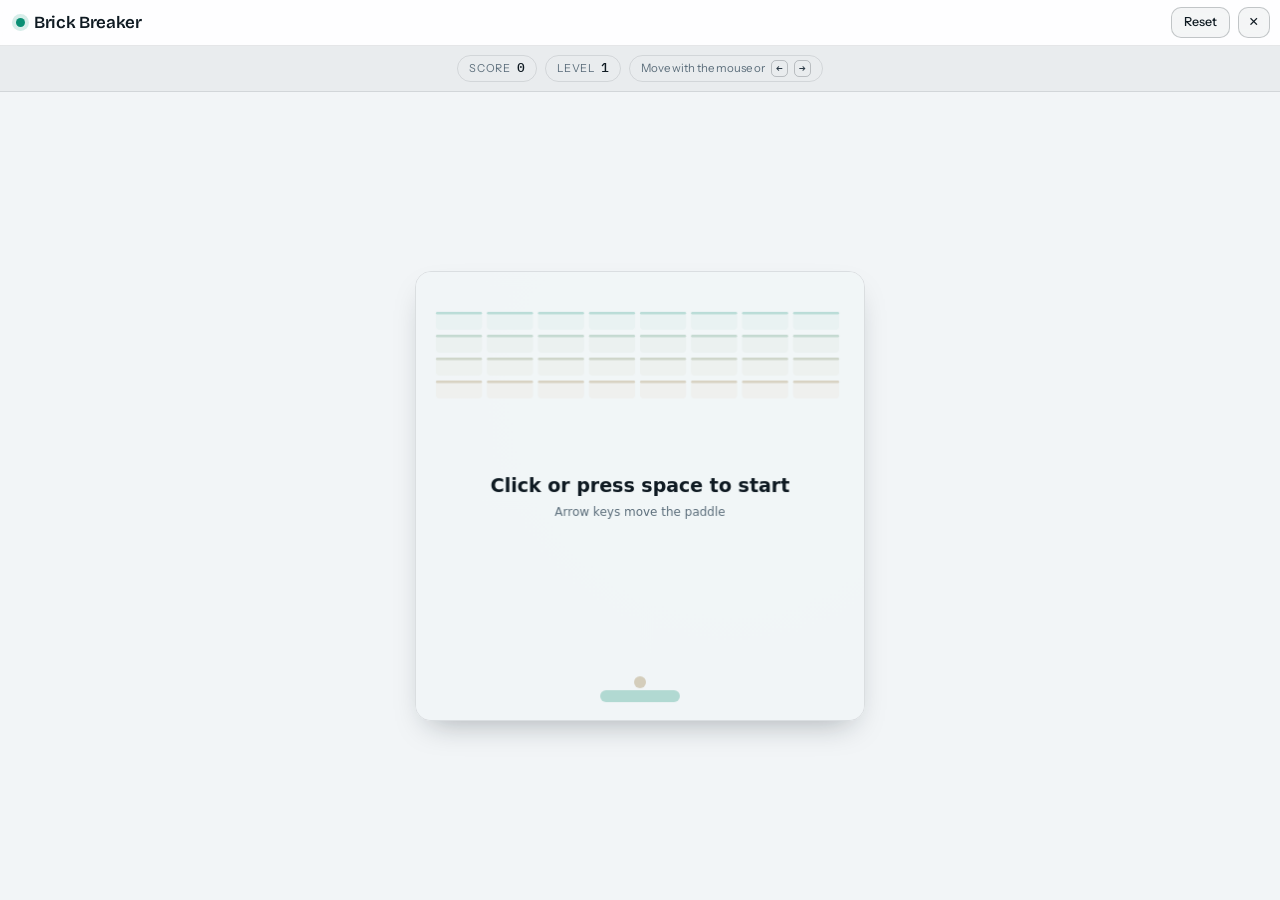
<file: pages/brand-popout.html>
<!doctype html>
<html lang="en">
<head>
  <meta charset="utf-8" />
  <meta name="viewport" content="width=device-width, initial-scale=1" />
  <title>Brick Breaker — Baltasar Luco</title>
  <meta name="description" content="A small brick breaker game tucked behind the site's nameplate." />
  <link rel="icon" href="../assets/img/favicon.png" />
  <script>
    /* Match the theme chosen on the main site before first paint. */
    try { var t = localStorage.getItem('theme'); if (t === 'dark' || t === 'light') document.documentElement.dataset.theme = t; } catch (e) {}
  </script>
  <link rel="preconnect" href="https://fonts.googleapis.com">
  <link rel="preconnect" href="https://fonts.gstatic.com" crossorigin>
  <link rel="stylesheet" href="https://fonts.googleapis.com/css2?family=Bricolage+Grotesque:opsz,wght@12..96,600&family=IBM+Plex+Mono:wght@400;500&family=Instrument+Sans:wght@400;500;600&display=swap">
  <link rel="stylesheet" href="../assets/css/styles.css?v=20261007a" />
  <style>
    /* The popout borrows the site's tokens from styles.css; only the window
       chrome and the board live here. No palette is redefined. */
    html, body{ height: 100%; }
    body{
      margin: 0;
      min-height: 100dvh;
      display: block;
      background: var(--bg);
      color: var(--fg);
      font: 14px/1.5 var(--font-body);
      /* auto, not hidden: in a very short window the board would otherwise be
         clipped with no way to scroll to it. */
      overflow: auto;
    }
    body::after{ content: none; }           /* no page veil in the popout */

    .popout{
      min-height: 100dvh;
      display: flex;
      flex-direction: column;
      background: var(--bg);
      padding: env(safe-area-inset-top) env(safe-area-inset-right) env(safe-area-inset-bottom) env(safe-area-inset-left);
    }

    .popout__titlebar{
      display: flex; align-items: center; justify-content: space-between; gap: 10px;
      height: 46px; padding: 0 10px 0 16px;
      background: var(--panel);
      border-bottom: 1px solid var(--border);
      user-select: none;
      -webkit-backdrop-filter: saturate(140%) blur(10px);
      backdrop-filter: saturate(140%) blur(10px);
    }
    .popout__title{
      font-family: var(--font-display);
      font-weight: 600;
      letter-spacing: -.02em;
      font-size: 17px;
      display: inline-flex; align-items: center; gap: 9px;
    }
    /* The nameplate dot from the site header, reused as the game's mark. */
    .popout__mark{
      width: 9px; height: 9px; border-radius: 50%;
      background: var(--accent);
      box-shadow: 0 0 0 4px rgba(var(--accent-rgb), .16);
      flex: none;
    }
    .popout__actions{ display: flex; align-items: center; gap: 8px; }

    .ctl{
      font: 500 12.5px/1 var(--font-body);
      padding: 8px 12px;
      border-radius: var(--radius-sm);
      border: 1px solid var(--border-strong);
      background: var(--panel-soft);
      color: var(--fg);
      cursor: pointer;
      transition: background .15s var(--ease), border-color .15s var(--ease), color .15s var(--ease);
    }
    .ctl:hover{ background: rgba(var(--accent-rgb), .10); border-color: var(--accent); color: var(--accent); }
    .ctl--icon{ padding: 8px 10px; }

    .hud{
      display: flex; gap: 8px; align-items: center; justify-content: center; flex-wrap: wrap;
      padding: 9px 12px;
      border-bottom: 1px solid var(--border);
      background: var(--panel-soft);
    }
    .badge{
      display: inline-flex; align-items: baseline; gap: 6px;
      border: 1px solid var(--border);
      border-radius: 999px;
      padding: 4px 11px;
      font-size: 11px;
      letter-spacing: .07em;
      text-transform: uppercase;
      color: var(--muted);
    }
    .badge b{
      font: 500 13px/1 var(--font-mono);
      font-variant-numeric: tabular-nums;
      letter-spacing: 0;
      color: var(--fg);
    }
    .badge--hint{ text-transform: none; letter-spacing: 0; font-size: 11.5px; }
    .badge--hint kbd{
      font: 500 11px/1 var(--font-mono);
      border: 1px solid var(--border-strong);
      border-radius: 5px;
      padding: 2px 4px;
      color: var(--fg-soft);
    }

    .wrap{ display: grid; place-items: center; padding: 12px; flex: 1; min-height: 0; }
    canvas{
      display: block;
      border: 1px solid var(--border);
      border-radius: var(--radius);
      box-shadow: var(--img-shadow);
      touch-action: none;
      cursor: crosshair;
    }
    canvas:focus-visible{ outline: 2px solid var(--accent); outline-offset: 3px; }

    .sr-only{
      position: absolute; width: 1px; height: 1px; padding: 0; margin: -1px;
      overflow: hidden; clip: rect(0 0 0 0); white-space: nowrap; border: 0;
    }

    @media (max-width: 420px){
      .popout__title{ font-size: 15px; }
      .badge--hint{ display: none; }
    }
  </style>
</head>
<body>
  <div class="popout">
    <div class="popout__titlebar">
      <div class="popout__title"><span class="popout__mark" aria-hidden="true"></span>Brick Breaker</div>
      <div class="popout__actions">
        <button id="btnReset" class="ctl" type="button">Reset</button>
        <button id="btnClose" class="ctl ctl--icon" type="button" aria-label="Close this window">✕</button>
      </div>
    </div>

    <div class="hud">
      <span class="badge">Score <b id="score">0</b></span>
      <span class="badge">Level <b id="level">1</b></span>
      <span class="badge badge--hint">Move with the mouse or <kbd>←</kbd> <kbd>→</kbd></span>
    </div>

    <div class="wrap">
      <canvas id="game" tabindex="0" role="application"
              aria-label="Brick breaker board. Move the paddle with the mouse or the left and right arrow keys. Press space to launch the ball."></canvas>
    </div>

    <p class="sr-only" id="liveStatus" role="status" aria-live="polite"></p>
  </div>

  <script>
  (function(){
    const canvas   = document.getElementById('game');
    const ctx      = canvas.getContext('2d');
    const scoreEl  = document.getElementById('score');
    const levelEl  = document.getElementById('level');
    const liveEl   = document.getElementById('liveStatus');
    const btnReset = document.getElementById('btnReset');
    const btnClose = document.getElementById('btnClose');

    const reduceMotion = window.matchMedia('(prefers-reduced-motion: reduce)');

    // --- Board geometry (logical pixels; the canvas backing store is scaled by DPR) ---
    const PADDLE_W = 80, PADDLE_H = 12, PADDLE_Y_OFFSET = 18;
    const BALL_R = 6;
    const ROWS_START = 4, COLS = 8, ROWS_MAX = 10;
    const BRICK_H = 18, BRICK_GUTTER = 5, BRICK_TOP = 40, BRICK_SIDE = 20;

    // Physics is expressed in units per 1/60 s and integrated against real time,
    // so the ball travels at the same speed on 60 Hz and 120 Hz displays.
    const FRAME = 1000 / 60;
    const MAX_DT = 3;              // clamp after a tab switch so nothing teleports
    const LAUNCH_SPEED = 5.0;
    const MAX_SPEED = 9.0;         // keeps the ball from outrunning the paddle
    const SPEEDUP = 1.01;
    const KEY_PADDLE_SPEED = 7.5;  // logical px per 1/60 s

    let W = 440, H = 440;          // logical board size
    let paddleX, ballX, ballY, ballVX, ballVY;
    let rows = ROWS_START, level = 1, score = 0;
    let running = false, gameOver = false;
    let bricks = [];
    let overlayMsg = '';
    let trail = [];                // the long exposure: recent ball positions
    let keyLeft = false, keyRight = false;
    let lastTs = 0, rafId = 0;

    // --- Theme: every canvas colour comes from the stylesheet, so the board
    //     follows the site's dark/light choice instead of hard-coding one. ---
    const theme = {};
    function cssVar(name, fallback){
      const v = getComputedStyle(document.documentElement).getPropertyValue(name).trim();
      return v || fallback;
    }
    function toRGB(value, fallback){
      const v = (value || '').trim();
      let m = v.match(/^#([0-9a-f]{3})$/i);
      if (m) return [0,1,2].map(i => parseInt(m[1][i] + m[1][i], 16));
      m = v.match(/^#([0-9a-f]{6})$/i);
      if (m) return [0,2,4].map(i => parseInt(m[1].slice(i, i+2), 16));
      m = v.match(/^rgba?\(([^)]+)\)$/i);
      if (m) return m[1].split(',').slice(0,3).map(n => parseFloat(n));
      m = v.match(/^(\d+)\s*,\s*(\d+)\s*,\s*(\d+)$/);
      if (m) return [+m[1], +m[2], +m[3]];
      return fallback;
    }
    function rgba(rgb, a){ return `rgba(${rgb[0]},${rgb[1]},${rgb[2]},${a})`; }
    function mix(a, b, t){ return a.map((v, i) => Math.round(v + (b[i] - v) * t)); }

    function readTheme(){
      theme.bg      = toRGB(cssVar('--bg', '#0a1118'), [10,17,24]);
      theme.panel   = toRGB(cssVar('--panel-solid', '#111c26'), [17,28,38]);
      theme.accent  = toRGB(cssVar('--accent', '#3cf5d0'), [60,245,208]);
      theme.warm    = toRGB(cssVar('--warm', '#dcb77c'), [220,183,124]);
      theme.fg      = toRGB(cssVar('--fg', '#e9eef2'), [233,238,242]);
      theme.muted   = toRGB(cssVar('--muted', '#8fa0ad'), [143,160,173]);
      theme.border  = toRGB(cssVar('--border-strong', '#2a3a46'), [42,58,70]);
      theme.isLight = (theme.bg[0] + theme.bg[1] + theme.bg[2]) / 3 > 128;
    }
    readTheme();

    new MutationObserver(() => { readTheme(); draw(); })
      .observe(document.documentElement, { attributes: true, attributeFilter: ['data-theme'] });
    window.matchMedia('(prefers-color-scheme: light)')
      .addEventListener('change', () => { readTheme(); draw(); });

    // --- Helpers ---
    function clamp(v, a, b){ return Math.max(a, Math.min(b, v)); }
    function brickWidth(){ return (W - BRICK_SIDE * 2) / COLS; }
    function paddleTop(){ return H - PADDLE_Y_OFFSET - PADDLE_H; }

    function applyDefaults(){
      paddleX = (W - PADDLE_W) / 2;
      ballX = W / 2;
      ballY = paddleTop() - BALL_R - 2;
      ballVX = 0; ballVY = 0;
      trail = [];
    }

    function createBricks(){
      bricks = [];
      const BW = brickWidth();
      for (let r = 0; r < rows; r++){
        const row = [];
        for (let c = 0; c < COLS; c++){
          row.push({ x: BRICK_SIDE + c * BW, y: BRICK_TOP + r * (BRICK_H + BRICK_GUTTER), row: r, hits: 1 });
        }
        bricks.push(row);
      }
    }

    function setOverlay(msg){ overlayMsg = msg || ''; }
    function announce(msg){ if (liveEl) liveEl.textContent = msg; }

    function updateHUD(){
      scoreEl.textContent = score;
      levelEl.textContent = level;
    }

    // --- Canvas sizing: one resize path, DPR-aware, never mid-rally ---
    function boardSize(){
      const PAD_X = 26, PAD_Y = 124;
      const MIN = 300, MAX = 450;
      const availW = Math.max(0, window.innerWidth  - PAD_X);
      const availH = Math.max(0, window.innerHeight - PAD_Y);
      return Math.max(MIN, Math.min(MAX, Math.floor(Math.min(availW, availH))));
    }
    function fitCanvas(){
      const size = boardSize();
      const dpr = Math.min(window.devicePixelRatio || 1, 3);
      W = H = size;
      canvas.style.width = size + 'px';
      canvas.style.height = size + 'px';
      canvas.width  = Math.round(size * dpr);
      canvas.height = Math.round(size * dpr);
      ctx.setTransform(dpr, 0, 0, dpr, 0, 0);
    }
    function relayout(){
      // Rebuilding the board mid-rally would move bricks under the ball, so a
      // resize while playing only rescales what is already on screen.
      const wasRunning = running;
      const prevW = W;
      fitCanvas();
      if (wasRunning && prevW > 0){
        const k = W / prevW;
        paddleX = clamp(paddleX * k, 0, W - PADDLE_W);
        ballX *= k; ballY *= k;
        trail = [];
        const BW = brickWidth();
        bricks.forEach((row, r) => row.forEach((b, c) => {
          if (b){ b.x = BRICK_SIDE + c * BW; b.y = BRICK_TOP + r * (BRICK_H + BRICK_GUTTER); }
        }));
      } else {
        createBricks();
        applyDefaults();
      }
      draw();
    }
    window.addEventListener('resize', relayout);

    // --- Input ---
    function pointerToBoardX(evt){
      const rect = canvas.getBoundingClientRect();
      const clientX = evt.touches && evt.touches.length ? evt.touches[0].clientX : evt.clientX;
      return (clientX - rect.left) * (W / rect.width);
    }
    function onPointerMove(evt){
      if (!running || gameOver) return;      // the board stays put until play starts
      paddleX = clamp(pointerToBoardX(evt) - PADDLE_W / 2, 0, W - PADDLE_W);
      evt.preventDefault();
    }
    canvas.addEventListener('mousemove', onPointerMove);
    canvas.addEventListener('touchmove', onPointerMove, { passive: false });

    function startIfPossible(){
      if (gameOver){ resetGame(); }
      if (running) return;                   // no pause; a click only ever starts
      setOverlay('');
      launchBall();
      running = true;
      announce('Ball launched.');
      startLoop();
    }
    // Clicking a tabindex'd canvas focuses it natively; calling focus() here as
    // well would also raise the keyboard focus ring on a plain mouse click.
    canvas.addEventListener('mousedown', startIfPossible);
    canvas.addEventListener('touchstart', (e) => { startIfPossible(); e.preventDefault(); }, { passive: false });

    canvas.addEventListener('keydown', (e) => {
      switch (e.key){
        case 'ArrowLeft': case 'a': case 'A': keyLeft = true; e.preventDefault(); break;
        case 'ArrowRight': case 'd': case 'D': keyRight = true; e.preventDefault(); break;
        case ' ': case 'Enter': startIfPossible(); e.preventDefault(); break;
        case 'r': case 'R': resetGame(); announce('Game reset.'); e.preventDefault(); break;
      }
      if (!running) startLoop();              // keyboard aiming works while idle too
    });
    canvas.addEventListener('keyup', (e) => {
      if (e.key === 'ArrowLeft'  || e.key === 'a' || e.key === 'A') keyLeft = false;
      if (e.key === 'ArrowRight' || e.key === 'd' || e.key === 'D') keyRight = false;
    });
    window.addEventListener('blur', () => { keyLeft = keyRight = false; });

    btnReset.addEventListener('click', () => { resetGame(); announce('Game reset.'); canvas.focus(); });
    btnClose.addEventListener('click', () => {
      window.close();
      // window.close() is ignored unless a script opened this window.
      setTimeout(() => { if (!window.closed) window.location.href = '../index.html'; }, 120);
    });

    function resetGame(){
      score = 0; level = 1; rows = ROWS_START; gameOver = false; running = false;
      createBricks();
      applyDefaults();
      updateHUD();
      setOverlay('Click or press space to start');
      draw();
    }

    function launchBall(){
      // Up and out at a random angle, never close to vertical.
      const deg = (Math.random() * 120 - 60) * Math.PI / 180;
      let vx = LAUNCH_SPEED * Math.sin(deg);
      let vy = -Math.abs(LAUNCH_SPEED * Math.cos(deg));
      const MIN_VX = 1.0;
      if (Math.abs(vx) < MIN_VX){
        vx = MIN_VX * (Math.random() < 0.5 ? -1 : 1);
        vy = -Math.sqrt(Math.max(0.1, LAUNCH_SPEED * LAUNCH_SPEED - vx * vx));
      }
      ballVX = vx; ballVY = vy;
      trail = [];
    }

    // --- Simulation ---
    function movePaddleByKeys(dt){
      if (!keyLeft && !keyRight) return;
      const delta = (keyRight ? 1 : 0) - (keyLeft ? 1 : 0);
      paddleX = clamp(paddleX + delta * KEY_PADDLE_SPEED * dt, 0, W - PADDLE_W);
      if (!running && !gameOver){ ballX = clamp(paddleX + PADDLE_W / 2, BALL_R, W - BALL_R); }
    }

    function bounceOffPaddle(){
      const top = paddleTop();
      if (ballVY <= 0) return false;
      if (ballY + BALL_R < top || ballY - BALL_R > top + PADDLE_H) return false;
      if (ballX < paddleX - BALL_R || ballX > paddleX + PADDLE_W + BALL_R) return false;

      ballY = top - BALL_R;
      const hitPos = clamp((ballX - (paddleX + PADDLE_W / 2)) / (PADDLE_W / 2), -1, 1);
      const angle = hitPos * (Math.PI / 3);                        // up to 60°
      const speed = Math.min(Math.hypot(ballVX, ballVY) * SPEEDUP, MAX_SPEED);
      ballVX = speed * Math.sin(angle);
      ballVY = -Math.abs(speed * Math.cos(angle));
      return true;
    }

    function hitBricks(){
      const BW = brickWidth();
      const bw = BW - BRICK_GUTTER;
      for (let r = 0; r < bricks.length; r++){
        for (let c = 0; c < bricks[r].length; c++){
          const b = bricks[r][c];
          if (!b || b.hits <= 0) continue;
          const cx = clamp(ballX, b.x, b.x + bw);
          const cy = clamp(ballY, b.y, b.y + BRICK_H);
          const dx = ballX - cx, dy = ballY - cy;
          if (dx * dx + dy * dy <= BALL_R * BALL_R){
            b.hits -= 1; score += 10; updateHUD();
            if (Math.abs(dx) > Math.abs(dy)) ballVX *= -1; else ballVY *= -1;
            if (b.hits <= 0) bricks[r][c] = null;
            return true;
          }
        }
      }
      return false;
    }

    function substep(dt){
      ballX += ballVX * dt;
      ballY += ballVY * dt;

      if (ballX < BALL_R){ ballX = BALL_R; ballVX = Math.abs(ballVX); }
      if (ballX > W - BALL_R){ ballX = W - BALL_R; ballVX = -Math.abs(ballVX); }
      if (ballY < BALL_R){ ballY = BALL_R; ballVY = Math.abs(ballVY); }

      bounceOffPaddle();
      hitBricks();

      if (ballY > H + BALL_R){
        running = false; gameOver = true;
        applyDefaults();
        setOverlay('Game over — click to start again');
        announce('Game over. Final score ' + score + '.');
        return false;
      }

      if (!bricks.some(row => row.some(b => b && b.hits > 0))){
        level += 1;
        rows = Math.min(rows + 1, ROWS_MAX);
        createBricks();
        applyDefaults();
        updateHUD();
        running = false;
        setOverlay('Level ' + level + ' — click to start');
        announce('Level ' + level + ' ready. Score ' + score + '.');
        return false;
      }
      return true;
    }

    function step(dt){
      movePaddleByKeys(dt);
      if (!running || gameOver) return;

      // Split the frame so a fast ball can never tunnel through the paddle or a brick.
      const travel = Math.hypot(ballVX, ballVY) * dt;
      const steps = Math.max(1, Math.ceil(travel / (BALL_R * 0.8)));
      const sub = dt / steps;
      for (let i = 0; i < steps; i++){ if (!substep(sub)) break; }

      if (!reduceMotion.matches && running){
        trail.push({ x: ballX, y: ballY });
        if (trail.length > 14) trail.shift();
      }
    }

    // --- Rendering ---
    function drawBackground(){
      const g = ctx.createRadialGradient(W * .7, H * .28, 10, W * .7, H * .28, W * .95);
      g.addColorStop(0, rgba(mix(theme.panel, theme.accent, theme.isLight ? .05 : .07), 1));
      g.addColorStop(1, rgba(theme.bg, 1));
      ctx.fillStyle = g;
      ctx.fillRect(0, 0, W, H);
    }

    function roundRect(x, y, w, h, r){
      const rr = Math.min(r, w / 2, h / 2);
      ctx.beginPath();
      ctx.moveTo(x + rr, y);
      ctx.arcTo(x + w, y, x + w, y + h, rr);
      ctx.arcTo(x + w, y + h, x, y + h, rr);
      ctx.arcTo(x, y + h, x, y, rr);
      ctx.arcTo(x, y, x + w, y, rr);
      ctx.closePath();
    }

    function drawBricks(){
      const bw = brickWidth() - BRICK_GUTTER;
      const span = Math.max(1, rows - 1);
      for (const row of bricks){
        for (const b of row){
          if (!b || b.hits <= 0) continue;
          // Rows cool from accent to warm with depth — the star-trail gradient.
          const t = b.row / span;
          const hue = mix(theme.accent, theme.warm, t);
          ctx.fillStyle = rgba(mix(theme.panel, hue, theme.isLight ? .18 : .13), 1);
          roundRect(b.x, b.y, bw, BRICK_H, 4);
          ctx.fill();
          ctx.fillStyle = rgba(hue, theme.isLight ? .85 : .7);
          roundRect(b.x, b.y, bw, 2.5, 1.25);
          ctx.fill();
        }
      }
    }

    function drawTrail(){
      if (!trail.length) return;
      for (let i = 0; i < trail.length; i++){
        const p = trail[i];
        const t = (i + 1) / trail.length;
        ctx.beginPath();
        ctx.arc(p.x, p.y, BALL_R * (0.35 + 0.55 * t), 0, Math.PI * 2);
        // The light ground swallows a faint trail, so it carries more weight there.
        const base = theme.isLight ? 0.10 : 0.05;
        const span = theme.isLight ? 0.34 : 0.16;
        ctx.fillStyle = rgba(theme.warm, base + span * t);
        ctx.fill();
      }
    }

    function drawBall(){
      ctx.beginPath();
      ctx.arc(ballX, ballY, BALL_R, 0, Math.PI * 2);
      ctx.fillStyle = rgba(theme.warm, 1);
      ctx.fill();
    }

    function drawPaddle(){
      ctx.fillStyle = rgba(theme.accent, 1);
      roundRect(paddleX, paddleTop(), PADDLE_W, PADDLE_H, 6);
      ctx.fill();
    }

    function drawOverlay(){
      if (!overlayMsg) return;
      ctx.fillStyle = rgba(theme.bg, theme.isLight ? .72 : .66);
      ctx.fillRect(0, 0, W, H);
      ctx.textAlign = 'center';
      ctx.fillStyle = rgba(theme.fg, 1);
      ctx.font = '600 19px "Bricolage Grotesque", "Instrument Sans", system-ui, sans-serif';
      ctx.fillText(overlayMsg, W / 2, H / 2 - 4);
      ctx.fillStyle = rgba(theme.muted, 1);
      ctx.font = '400 12px "Instrument Sans", system-ui, sans-serif';
      ctx.fillText('Arrow keys move the paddle', W / 2, H / 2 + 20);
    }

    function draw(){
      ctx.clearRect(0, 0, W, H);
      drawBackground();
      drawBricks();
      drawTrail();
      drawPaddle();
      drawBall();
      drawOverlay();
    }

    // --- Loop: runs while there is something to animate, then sleeps ---
    function frame(ts){
      rafId = 0;
      const dt = lastTs ? clamp((ts - lastTs) / FRAME, 0, MAX_DT) : 1;
      lastTs = ts;
      step(dt);
      draw();
      if (running || keyLeft || keyRight) startLoop();
      else lastTs = 0;
    }
    function startLoop(){
      if (rafId || document.hidden) return;
      rafId = requestAnimationFrame(frame);
    }
    document.addEventListener('visibilitychange', () => {
      if (document.hidden){
        if (rafId){ cancelAnimationFrame(rafId); rafId = 0; }
        lastTs = 0;
      } else if (running){
        startLoop();
      }
    });

    // --- Boot ---
    fitCanvas();
    resetGame();
    updateHUD();
  })();
  </script>
</body>
</html>
</file>
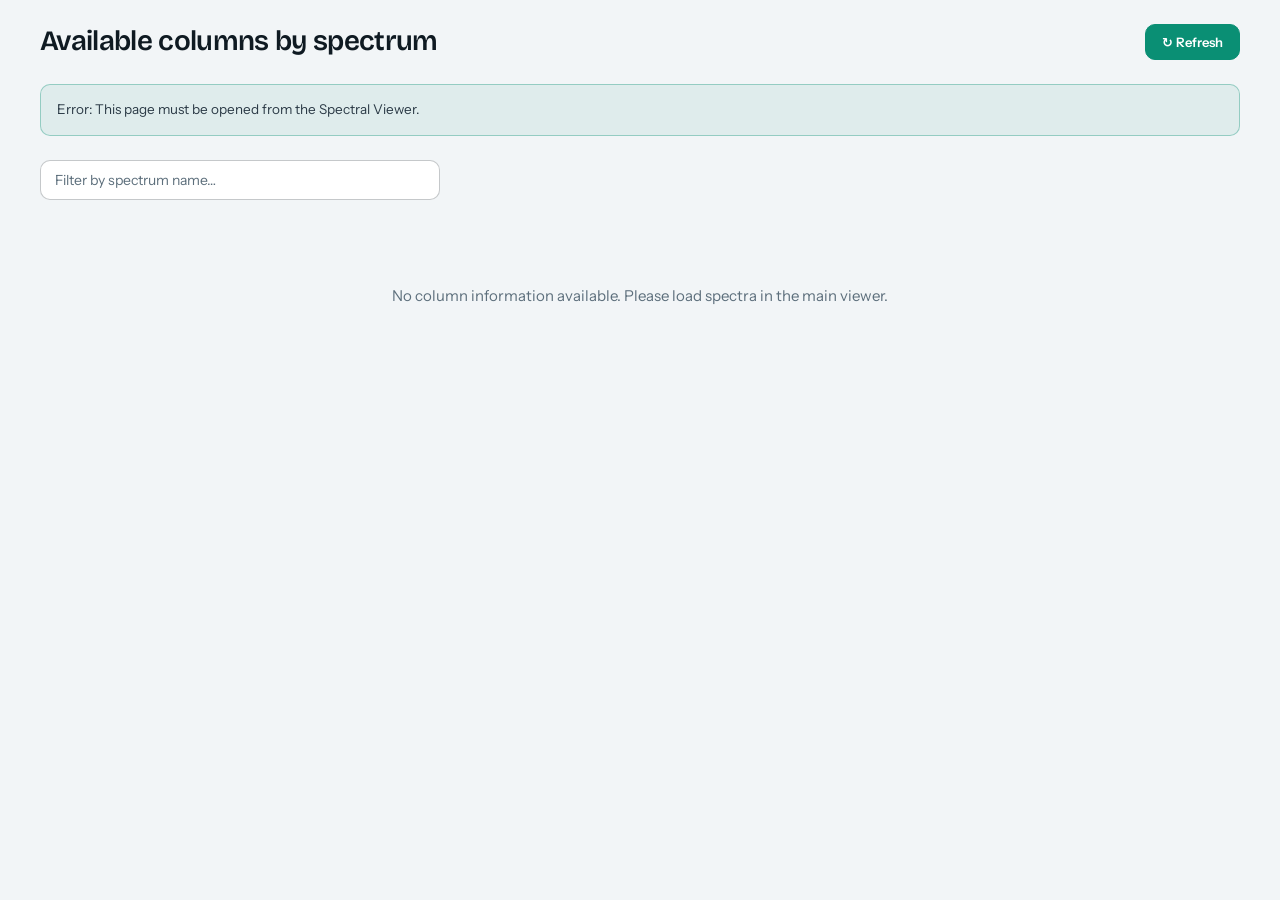
<file: pages/columns_view.html>
<!DOCTYPE html>
<html lang="en">
<head>
  <meta charset="UTF-8">
  <meta name="viewport" content="width=device-width, initial-scale=1.0">
  <title>Column information — Spectra Viewer</title>
  <link rel="icon" href="../assets/img/favicon.png" />
  <script>
    /* Match the theme chosen on the main site before first paint. */
    try { var t = localStorage.getItem('theme'); if (t === 'dark' || t === 'light') document.documentElement.dataset.theme = t; } catch (e) {}
  </script>
  <link rel="preconnect" href="https://fonts.googleapis.com">
  <link rel="preconnect" href="https://fonts.gstatic.com" crossorigin>
  <link rel="stylesheet" href="https://fonts.googleapis.com/css2?family=Bricolage+Grotesque:opsz,wght@12..96,600&family=IBM+Plex+Mono:wght@400;500&family=Instrument+Sans:wght@400;500;600&display=swap">
  <style>
    /* Same tokens and theme mechanism as the viewer it opens from. */
    :root{
      --font-display: "Bricolage Grotesque", "Instrument Sans", system-ui, sans-serif;
      --font-body: "Instrument Sans", system-ui, -apple-system, "Segoe UI", Roboto, sans-serif;
      --font-mono: "IBM Plex Mono", ui-monospace, SFMono-Regular, Menlo, Consolas, monospace;
      color-scheme: dark;
      --bg: #0a1118;
      --fg: #e9eef2;
      --fg-soft: #c3ced6;
      --muted: #8fa0ad;
      --accent: #3cf5d0;
      --accent-rgb: 60,245,208;
      --accent-ink: #032b22;
      --panel: #101a24;
      --panel-solid: #111c26;
      --panel-soft: #16222e;
      --border: rgba(255,255,255,.09);
      --border-strong: rgba(255,255,255,.18);
    }
    @media (prefers-color-scheme: light){
      :root:not([data-theme="dark"]){
        color-scheme: light;
        --bg: #f2f5f7;
        --fg: #0f1a22;
        --fg-soft: #2b3a46;
        --muted: #5d6f7c;
        --accent: #0a8f74;
        --accent-rgb: 10,143,116;
        --accent-ink: #ffffff;
        --panel: #ffffff;
        --panel-solid: #ffffff;
        --panel-soft: #eef2f5;
        --border: rgba(15,26,34,.12);
        --border-strong: rgba(15,26,34,.24);
      }
    }
    :root[data-theme="light"]{
      color-scheme: light;
      --bg: #f2f5f7;
      --fg: #0f1a22;
      --fg-soft: #2b3a46;
      --muted: #5d6f7c;
      --accent: #0a8f74;
      --accent-rgb: 10,143,116;
      --accent-ink: #ffffff;
      --panel: #ffffff;
      --panel-solid: #ffffff;
      --panel-soft: #eef2f5;
      --border: rgba(15,26,34,.12);
      --border-strong: rgba(15,26,34,.24);
    }

    *{ box-sizing: border-box; }
    body{
      font-family: var(--font-body);
      background: var(--bg);
      color: var(--fg);
      margin: 0;
      padding: 24px 20px 40px;
      line-height: 1.6;
      -webkit-font-smoothing: antialiased;
    }
    .container{ max-width: 1200px; margin: 0 auto; }

    .page-head{
      display: flex;
      align-items: center;
      justify-content: space-between;
      gap: 16px;
      flex-wrap: wrap;
      margin-bottom: 24px;
    }
    h1, h2{
      font-family: var(--font-display);
      text-wrap: balance;
      font-size: clamp(22px, 3vw, 28px);
      font-weight: 600;
      letter-spacing: -.024em;
      line-height: 1.05;
      margin: 0;
      color: var(--fg);
    }

    button{
      font: 600 13px var(--font-body);
      padding: 9px 16px;
      border: 1px solid var(--accent);
      border-radius: 10px;
      background: var(--accent);
      color: var(--accent-ink);
      cursor: pointer;
      transition: filter .2s ease;
    }
    button:hover{ filter: brightness(1.08); }
    button:focus-visible, input:focus-visible{ outline: 2px solid var(--accent); outline-offset: 2px; }

    .filter-box{ margin-bottom: 24px; }
    input{
      font: 400 14px var(--font-body);
      padding: 10px 14px;
      border: 1px solid var(--border-strong);
      border-radius: 10px;
      width: 100%;
      max-width: 400px;
      background: var(--panel-solid);
      color: var(--fg);
      transition: border-color .2s ease;
    }
    input::placeholder{ color: var(--muted); }
    input:focus{ border-color: var(--accent); }

    .spectrum-card{
      background: var(--panel);
      border: 1px solid var(--border);
      border-radius: 14px;
      padding: 22px 24px;
      margin-bottom: 18px;
    }
    .spectrum-name{
      font-family: var(--font-display);
      font-size: 18px;
      margin: 0 0 10px;
      font-weight: 600;
      letter-spacing: -.02em;
      margin-bottom: 10px;
      color: var(--fg);
    }
    .column-count{
      font-size: 11px;
      text-transform: uppercase;
      letter-spacing: .09em;
      color: var(--muted);
      margin-bottom: 14px;
    }
    .columns{ display: flex; flex-wrap: wrap; gap: 8px; }
    .column-tag{
      background: var(--panel-soft);
      border: 1px solid var(--border);
      padding: 5px 11px;
      border-radius: 7px;
      font-size: 12.5px;
      color: var(--fg-soft);
      font-family: var(--font-mono);
    }
    .no-data{
      text-align: center;
      padding: 60px 20px;
      color: var(--muted);
      font-size: 15px;
    }
    .info-box{
      background: rgba(var(--accent-rgb), .08);
      border: 1px solid rgba(var(--accent-rgb), .35);
      border-radius: 10px;
      padding: 14px 16px;
      margin-bottom: 24px;
      font-size: 13.5px;
      color: var(--fg-soft);
    }
  </style>
</head>
<body>
  <div class="container">
    <div class="page-head">
      <h1>Available columns by spectrum</h1>
      <button type="button" onclick="refreshData()">↻ Refresh</button>
    </div>
    <div class="info-box" id="infoBox" role="status" aria-live="polite">
      Loading column information from the viewer…
    </div>
    <div class="filter-box">
      <input type="text" id="filterInput" placeholder="Filter by spectrum name…" autocomplete="off" spellcheck="false" aria-label="Filter by spectrum name" oninput="filterSpectra()">
    </div>
    <div id="spectraList" style="display: none;">
      <!-- Content will be populated by JavaScript -->
    </div>
  </div>
  
  <script>
    let spectraData = {};
    
    // Listen for data from parent window
    window.addEventListener('message', (event) => {
      if (event.data && event.data.type === 'spectraData') {
        spectraData = event.data.data;
        
        // Hide loading message
        const infoBox = document.getElementById('infoBox');
        if (infoBox) infoBox.style.display = 'none';
        
        // Display the data
        displaySpectra();
      }
    });
    
    // Request data from parent on page load/refresh
    window.addEventListener('DOMContentLoaded', () => {
      if (window.opener) {
        window.opener.postMessage({ type: 'requestSpectraData' }, '*');
      } else {
        // No parent window, show error
        const infoBox = document.getElementById('infoBox');
        const listEl = document.getElementById('spectraList');
        if (infoBox) {
          infoBox.textContent = 'Error: This page must be opened from the Spectral Viewer.';
        }
        if (listEl) {
          listEl.style.display = 'block';
          listEl.innerHTML = '<div class="no-data">No column information available. Please load spectra in the main viewer.</div>';
        }
      }
    });
    
    // Function to refresh data from parent
    function refreshData() {
      
      // Show loading message
      const infoBox = document.getElementById('infoBox');
      const listEl = document.getElementById('spectraList');
      if (infoBox) {
        infoBox.textContent = 'Refreshing data…';
        infoBox.style.display = 'block';
      }
      if (listEl) {
        listEl.style.display = 'none';
      }
      
      if (window.opener) {
        window.opener.postMessage({ type: 'requestSpectraData' }, '*');
      } else {
        if (infoBox) {
          infoBox.textContent = 'Error: Could not connect to parent window.';
        }
        alert('Could not connect to parent window. Please ensure the main viewer is still open.');
      }
    }
    
    function displaySpectra() {
      const listEl = document.getElementById('spectraList');
      const infoBox = document.getElementById('infoBox');
      
      if (!listEl) {
        console.error('spectraList element not found');
        return;
      }
      
      // Hide loading message
      if (infoBox) infoBox.style.display = 'none';
      
      // Show the list container
      listEl.style.display = 'block';
      
      if (!spectraData || typeof spectraData !== 'object') {
        console.error('Invalid spectra data:', spectraData);
        listEl.innerHTML = '<div class="no-data">No column information available. Please load spectra in the main viewer.</div>';
        return;
      }
      
      const names = Object.keys(spectraData);
      
      if (names.length === 0) {
        listEl.innerHTML = '<div class="no-data">No column information available. Please load spectra in the main viewer.</div>';
        return;
      }
      
      let html = '';
      let validCount = 0;
      
      names.forEach(name => {
        const spectrum = spectraData[name];
        
        if (!spectrum) {
          console.warn(`Spectrum ${name} is null or undefined`);
          return;
        }
        
        if (!spectrum.columns || spectrum.columns.length === 0) {
          console.warn(`Spectrum ${name} has no columns`);
          return;
        }
        
        validCount++;
        html += `
          <div class="spectrum-card" data-name="${name.toLowerCase()}">
            <h2 class="spectrum-name">${escapeHtml(name)}</h2>
            <div class="column-count">${spectrum.columns.length} column${spectrum.columns.length !== 1 ? 's' : ''}</div>
            <div class="columns">`;
        
        spectrum.columns.forEach(col => {
          html += `<span class="column-tag">${escapeHtml(col)}</span>`;
        });
        
        html += `
            </div>
          </div>`;
      });
      
      if (validCount === 0) {
        listEl.innerHTML = '<div class="no-data">No column information available. Please load spectra in the main viewer.</div>';
      } else {
        listEl.innerHTML = html;
      }
    }
    
    function filterSpectra() {
      const filter = document.getElementById('filterInput').value.toLowerCase();
      const cards = document.querySelectorAll('.spectrum-card');
      let visibleCount = 0;
      
      cards.forEach(card => {
        const name = card.dataset.name;
        if (name.includes(filter)) {
          card.style.display = 'block';
          visibleCount++;
        } else {
          card.style.display = 'none';
        }
      });
      
      // Show message if no results
      if (visibleCount === 0 && cards.length > 0) {
        const listEl = document.getElementById('spectraList');
        const existing = listEl.querySelector('.no-data');
        if (!existing) {
          const noMatch = document.createElement('div');
          noMatch.className = 'no-data';
          noMatch.textContent = 'No spectra match your filter.';
          listEl.appendChild(noMatch);
        }
      } else {
        const noMatch = document.querySelector('#spectraList .no-data');
        if (noMatch) noMatch.remove();
      }
    }
    
    function escapeHtml(text) {
      const div = document.createElement('div');
      div.textContent = text;
      return div.innerHTML;
    }
  </script>
</body>
</html>
</file>
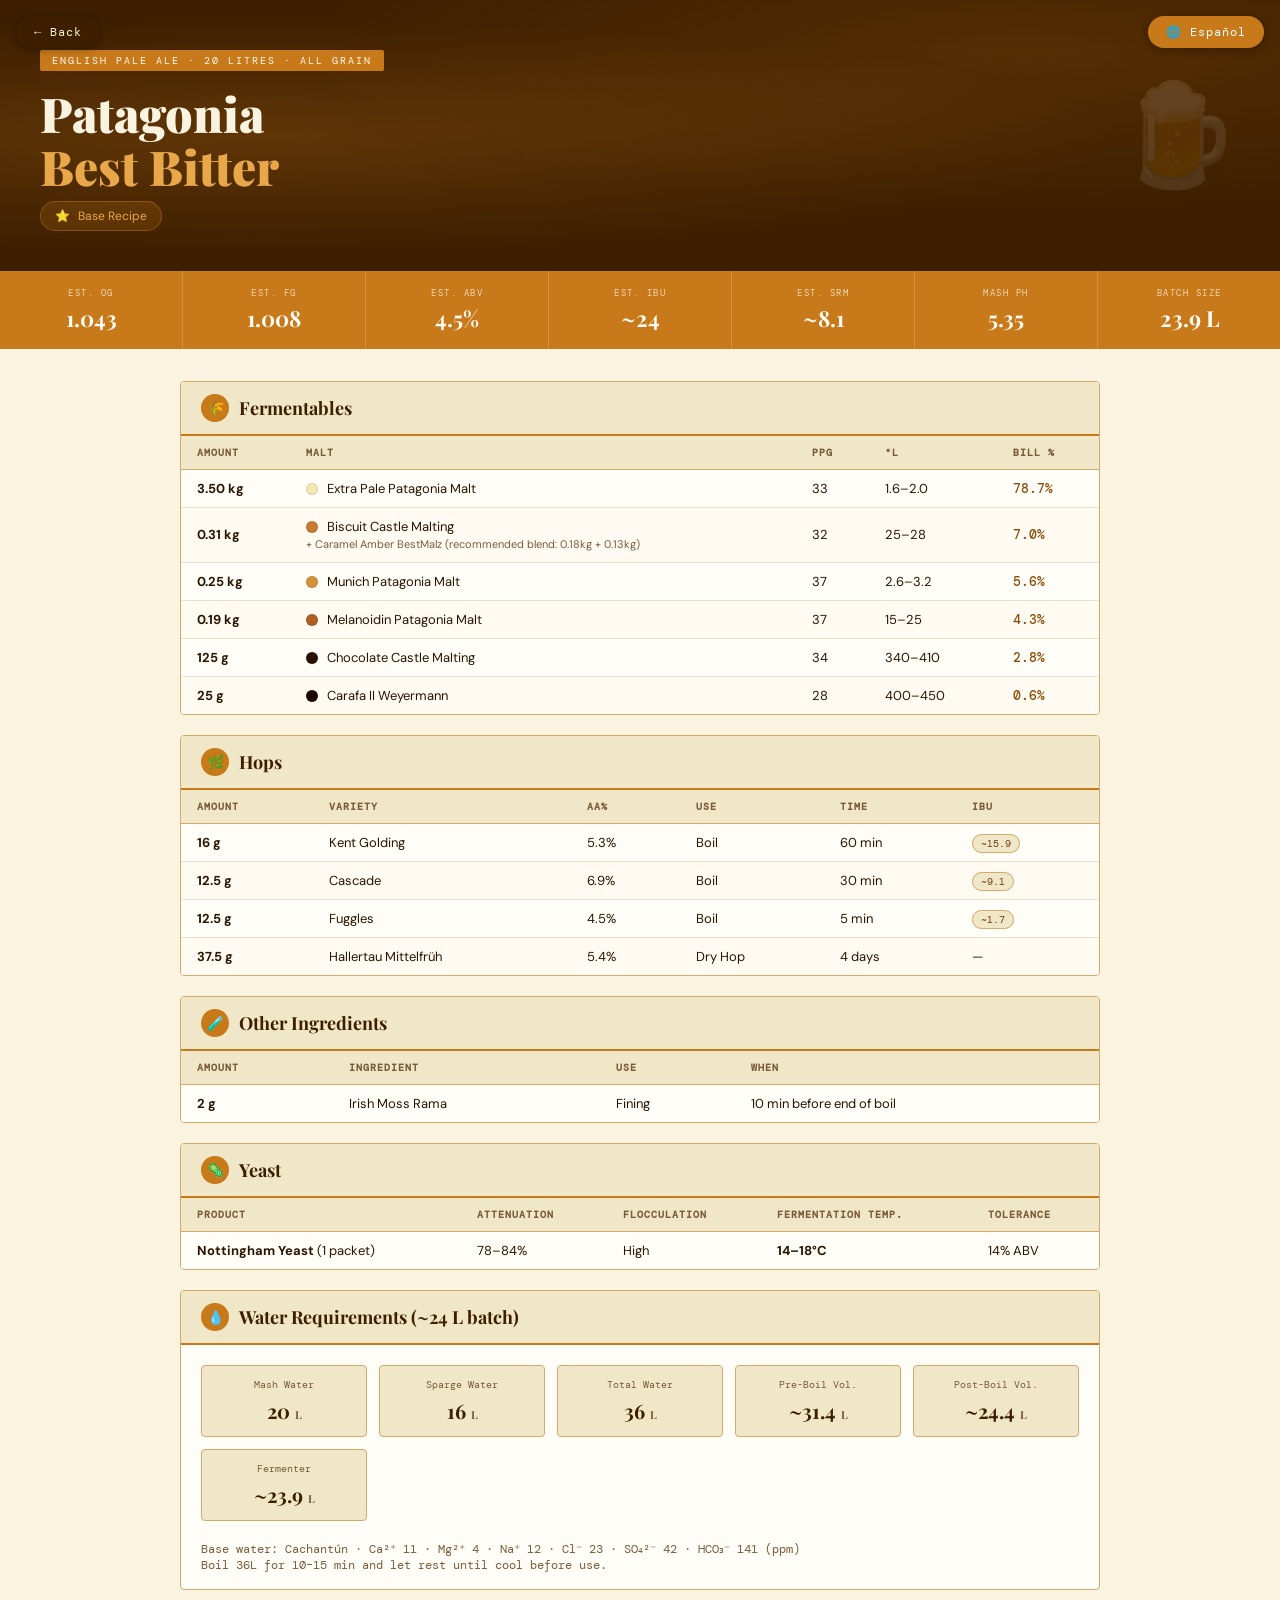
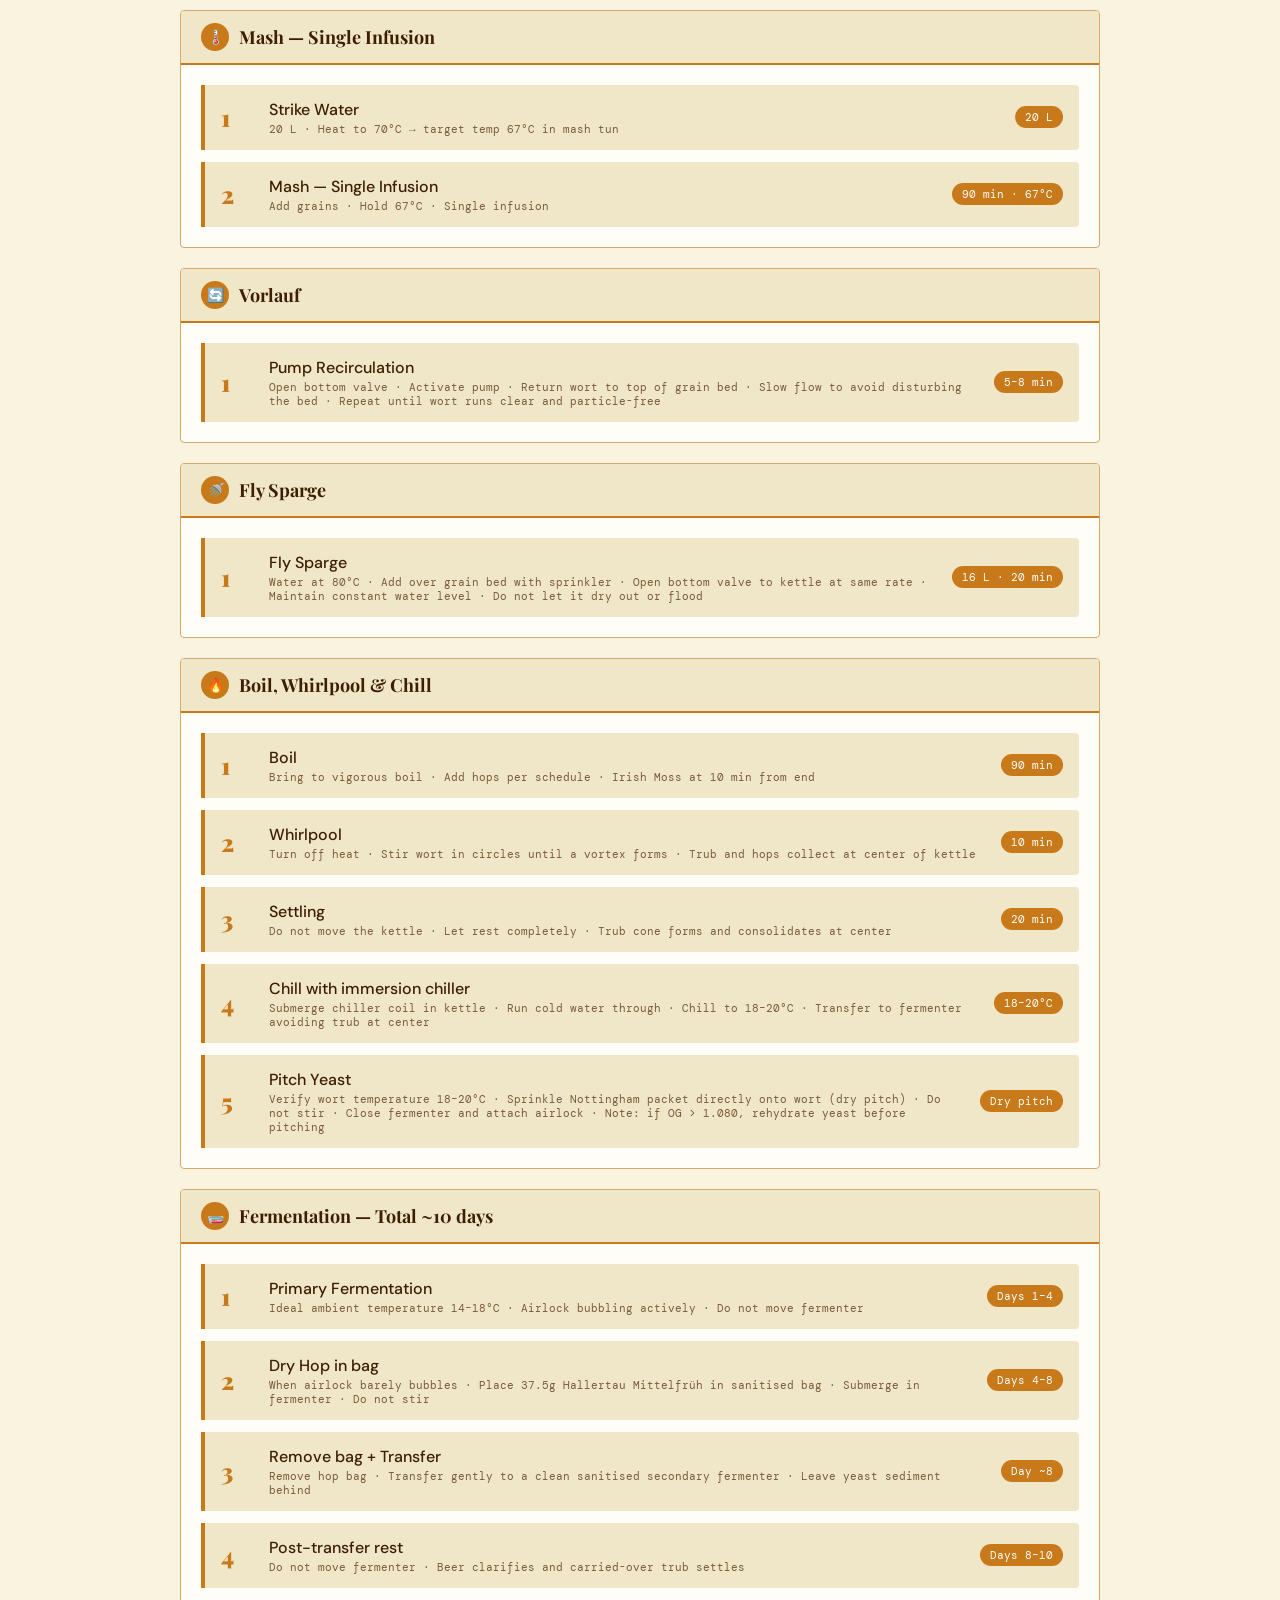
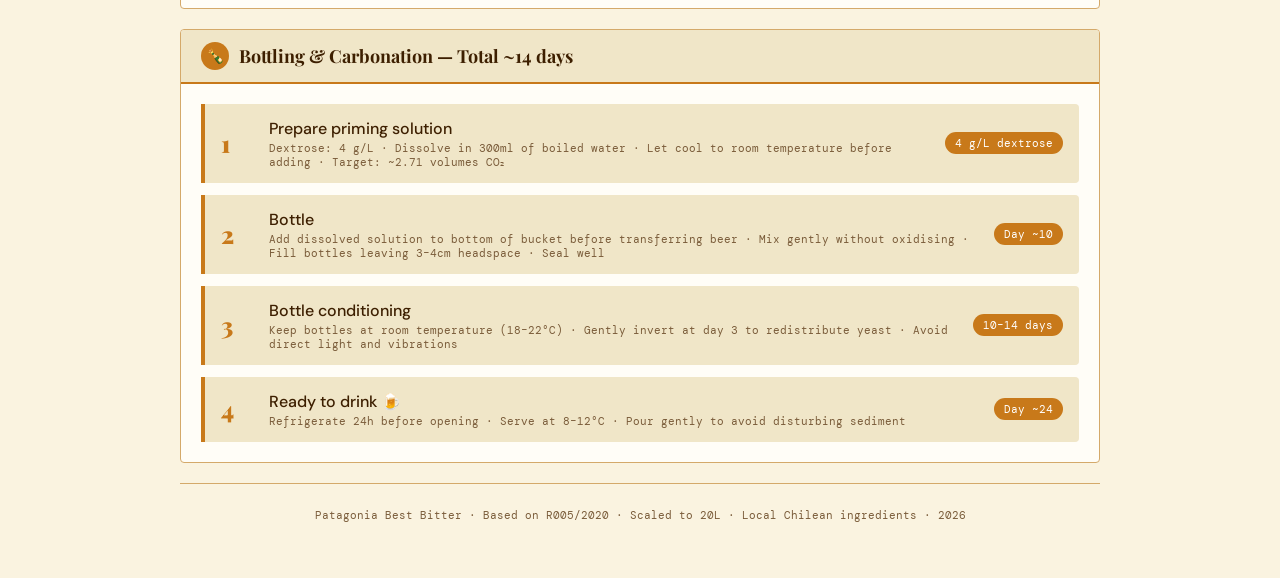
<file: pages/PatagoniaBestBitter_20L.html>
<!DOCTYPE html>
<html lang="en">
<head>
<meta charset="UTF-8" />
<meta name="viewport" content="width=device-width, initial-scale=1.0" />
<title>Patagonia Best Bitter | 20L Recipe</title>
<link href="https://fonts.googleapis.com/css2?family=Playfair+Display:wght@400;700;900&family=DM+Mono:wght@400;500&family=DM+Sans:wght@300;400;500&display=swap" rel="stylesheet">
<style>
  :root {
    --amber: #C8791A;
    --amber-light: #E8A84A;
    --amber-dark: #8B4F0A;
    --cream: #FAF3E0;
    --cream-dark: #F0E6C8;
    --brown: #3D1F00;
    --brown-mid: #6B3A10;
    --text: #2A1500;
    --muted: #7A5C3A;
    --border: #D4A96A;
    --white: #FFFDF7;
  }

  * { box-sizing: border-box; margin: 0; padding: 0; }

  body {
    font-family: 'DM Sans', sans-serif;
    background: var(--cream);
    color: var(--text);
    min-height: 100vh;
  }

  /* HERO */
  .hero {
    background: var(--brown);
    background-image: 
      radial-gradient(ellipse at 20% 50%, rgba(200,121,26,0.25) 0%, transparent 60%),
      radial-gradient(ellipse at 80% 20%, rgba(139,79,10,0.3) 0%, transparent 50%);
    color: var(--cream);
    padding: 48px 40px 40px;
    position: relative;
    overflow: hidden;
  }

  .hero::before {
    content: '🍺';
    position: absolute;
    right: 40px;
    top: 50%;
    transform: translateY(-50%);
    font-size: 100px;
    opacity: 0.12;
  }

  .hero-badge {
    display: inline-block;
    background: var(--amber);
    color: var(--white);
    font-family: 'DM Mono', monospace;
    font-size: 10px;
    letter-spacing: 2px;
    text-transform: uppercase;
    padding: 4px 12px;
    border-radius: 2px;
    margin-bottom: 16px;
  }

  .hero h1 {
    font-family: 'Playfair Display', serif;
    font-size: clamp(28px, 5vw, 48px);
    font-weight: 900;
    line-height: 1.1;
    color: var(--cream);
    margin-bottom: 8px;
  }

  .hero h1 span {
    color: var(--amber-light);
  }

  .hero-sub {
    font-size: 14px;
    color: rgba(250,243,224,0.6);
    font-family: 'DM Mono', monospace;
    letter-spacing: 1px;
    margin-bottom: 32px;
  }

  .award {
    display: inline-flex;
    align-items: center;
    gap: 8px;
    background: rgba(200,121,26,0.2);
    border: 1px solid rgba(200,121,26,0.4);
    padding: 6px 14px;
    border-radius: 20px;
    font-size: 12px;
    color: var(--amber-light);
  }

  /* STATS BAR */
  .stats-bar {
    background: var(--amber);
    display: flex;
    flex-wrap: wrap;
    gap: 0;
  }

  .stat {
    flex: 1;
    min-width: 120px;
    padding: 16px 20px;
    border-right: 1px solid rgba(255,255,255,0.2);
    text-align: center;
  }

  .stat:last-child { border-right: none; }

  .stat-label {
    font-family: 'DM Mono', monospace;
    font-size: 9px;
    letter-spacing: 1.5px;
    text-transform: uppercase;
    color: rgba(255,253,247,0.7);
    display: block;
    margin-bottom: 4px;
  }

  .stat-value {
    font-family: 'Playfair Display', serif;
    font-size: 22px;
    font-weight: 700;
    color: var(--white);
    display: block;
  }

  /* MAIN LAYOUT */
  .container {
    max-width: 960px;
    margin: 0 auto;
    padding: 32px 20px;
  }

  /* SECTIONS */
  .section {
    background: var(--white);
    border: 1px solid var(--border);
    border-radius: 4px;
    margin-bottom: 20px;
    overflow: hidden;
  }

  .section-header {
    background: var(--cream-dark);
    border-bottom: 2px solid var(--amber);
    padding: 12px 20px;
    display: flex;
    align-items: center;
    gap: 10px;
  }

  .section-header h2 {
    font-family: 'Playfair Display', serif;
    font-size: 18px;
    font-weight: 700;
    color: var(--brown);
  }

  .section-icon {
    width: 28px;
    height: 28px;
    background: var(--amber);
    border-radius: 50%;
    display: flex;
    align-items: center;
    justify-content: center;
    font-size: 14px;
  }

  /* TABLES */
  table {
    width: 100%;
    border-collapse: collapse;
    font-size: 13px;
  }

  thead th {
    background: var(--cream-dark);
    font-family: 'DM Mono', monospace;
    font-size: 10px;
    letter-spacing: 1px;
    text-transform: uppercase;
    color: var(--muted);
    padding: 10px 16px;
    text-align: left;
    border-bottom: 1px solid var(--border);
  }

  tbody tr:nth-child(even) { background: #FFFBF2; }
  tbody tr:nth-child(odd) { background: var(--white); }

  tbody td {
    padding: 10px 16px;
    border-bottom: 1px solid #EDE0C8;
    color: var(--text);
  }

  tbody tr:last-child td { border-bottom: none; }

  .sub-tag {
    display: inline-block;
    background: #FFF3DC;
    border: 1px solid var(--border);
    border-radius: 3px;
    font-size: 10px;
    font-family: 'DM Mono', monospace;
    color: var(--amber-dark);
    padding: 1px 6px;
    margin-left: 6px;
  }

  .pct {
    font-family: 'DM Mono', monospace;
    font-weight: 500;
    color: var(--amber-dark);
  }

  /* COLOR SWATCH */
  .color-dot {
    display: inline-block;
    width: 12px;
    height: 12px;
    border-radius: 50%;
    margin-right: 6px;
    vertical-align: middle;
    border: 1px solid rgba(0,0,0,0.1);
  }

  /* MASH STEPS */
  .mash-steps {
    padding: 20px;
    display: flex;
    flex-direction: column;
    gap: 12px;
  }

  .mash-step {
    display: flex;
    align-items: center;
    gap: 16px;
    background: var(--cream-dark);
    border-left: 4px solid var(--amber);
    padding: 14px 16px;
    border-radius: 0 4px 4px 0;
  }

  .step-num {
    font-family: 'Playfair Display', serif;
    font-size: 24px;
    font-weight: 900;
    color: var(--amber);
    min-width: 32px;
  }

  .step-info { flex: 1; }

  .step-title {
    font-weight: 500;
    color: var(--brown);
    margin-bottom: 2px;
  }

  .step-detail {
    font-family: 'DM Mono', monospace;
    font-size: 11px;
    color: var(--muted);
  }

  .step-badge {
    font-family: 'DM Mono', monospace;
    font-size: 11px;
    background: var(--amber);
    color: white;
    padding: 4px 10px;
    border-radius: 20px;
    white-space: nowrap;
  }

  /* WATER */
  .water-grid {
    display: grid;
    grid-template-columns: repeat(auto-fill, minmax(140px, 1fr));
    gap: 12px;
    padding: 20px;
  }

  .water-item {
    background: var(--cream-dark);
    border: 1px solid var(--border);
    border-radius: 4px;
    padding: 12px;
    text-align: center;
  }

  .water-label {
    font-family: 'DM Mono', monospace;
    font-size: 10px;
    color: var(--muted);
    display: block;
    margin-bottom: 6px;
  }

  .water-value {
    font-family: 'Playfair Display', serif;
    font-size: 20px;
    font-weight: 700;
    color: var(--brown);
  }

  .water-unit {
    font-size: 11px;
    color: var(--muted);
  }

  /* NOTES */
  .notes-box {
    padding: 20px;
  }

  .note-item {
    display: flex;
    gap: 12px;
    padding: 10px 0;
    border-bottom: 1px dashed var(--border);
  }

  .note-item:last-child { border-bottom: none; }

  .note-icon { font-size: 18px; min-width: 24px; }

  .note-text {
    font-size: 13px;
    color: var(--brown-mid);
    line-height: 1.6;
  }

  .note-text strong { color: var(--brown); }

  /* PROFILE */
  .profile-grid {
    display: grid;
    grid-template-columns: repeat(6, 1fr);
    gap: 0;
    padding: 16px;
  }

  .profile-item {
    text-align: center;
    padding: 12px 8px;
    border-right: 1px solid var(--border);
  }

  .profile-item:last-child { border-right: none; }

  .profile-label {
    font-family: 'DM Mono', monospace;
    font-size: 9px;
    color: var(--muted);
    letter-spacing: 1px;
    text-transform: uppercase;
    display: block;
    margin-bottom: 4px;
  }

  .profile-value {
    font-weight: 500;
    font-size: 14px;
    color: var(--brown);
  }

  /* FOOTER */
  .footer {
    text-align: center;
    padding: 24px;
    font-family: 'DM Mono', monospace;
    font-size: 11px;
    color: var(--muted);
    border-top: 1px solid var(--border);
    margin-top: 8px;
  }

  /* IBU pill */
  .ibu-pill {
    font-family: 'DM Mono', monospace;
    font-size: 10px;
    background: var(--cream-dark);
    border: 1px solid var(--border);
    color: var(--brown-mid);
    padding: 2px 8px;
    border-radius: 10px;
  }

  .back-btn {
    position: fixed;
    top: 16px;
    left: 16px;
    z-index: 1000;
    background: var(--brown);
    color: var(--cream);
    border: none;
    border-radius: 20px;
    padding: 8px 18px;
    font-family: 'DM Mono', monospace;
    font-size: 12px;
    letter-spacing: 1px;
    text-decoration: none;
    display: inline-flex;
    align-items: center;
    gap: 6px;
    box-shadow: 0 2px 8px rgba(0,0,0,0.3);
    transition: background 0.2s;
  }
  .back-btn:hover { background: var(--brown-mid); }

  .lang-toggle {
    position: fixed;
    top: 16px;
    right: 16px;
    z-index: 1000;
    background: var(--amber);
    color: white;
    border: none;
    border-radius: 20px;
    padding: 8px 18px;
    font-family: 'DM Mono', monospace;
    font-size: 12px;
    letter-spacing: 1px;
    cursor: pointer;
    box-shadow: 0 2px 8px rgba(0,0,0,0.3);
    transition: background 0.2s;
  }
  .lang-toggle:hover { background: var(--amber-dark); }

  @media (max-width: 600px) {
    .stats-bar { flex-direction: column; }
    .stat { border-right: none; border-bottom: 1px solid rgba(255,255,255,0.2); }
    .profile-grid { grid-template-columns: repeat(3, 1fr); }
  }
</style>
</head>
<body>

<a href="../index.html" class="back-btn">← Back</a>
<button class="lang-toggle" onclick="toggleLang()" id="langBtn">🌐 Español</button>

<!-- HERO -->
<div class="hero">
  <div class="hero-badge" data-en="English Pale Ale · 20 Litres · All Grain" data-es="English Pale Ale · 20 Litros · All Grain">English Pale Ale · 20 Litres · All Grain</div>
  <h1>Patagonia<br/><span>Best Bitter</span></h1>
  <a href="https://www.brewersfriend.com/homebrew/recipe/view/965105/r005-2020-english-pale-ale-nottingham" target="_blank" class="award" style="text-decoration:none; cursor:pointer;">⭐ <span data-en="Base Recipe" data-es="Receta base">Base Recipe</span></a>
</div>

<!-- STATS BAR -->
<div class="stats-bar">
  <div class="stat">
    <span class="stat-label" data-en="Est. OG" data-es="OG estimada">Est. OG</span>
    <span class="stat-value">1.043</span>
  </div>
  <div class="stat">
    <span class="stat-label" data-en="Est. FG" data-es="FG estimada">Est. FG</span>
    <span class="stat-value">1.008</span>
  </div>
  <div class="stat">
    <span class="stat-label" data-en="Est. ABV" data-es="ABV estimado">Est. ABV</span>
    <span class="stat-value">4.5%</span>
  </div>
  <div class="stat">
    <span class="stat-label" data-en="Est. IBU" data-es="IBU estimado">Est. IBU</span>
    <span class="stat-value">~24</span>
  </div>
  <div class="stat">
    <span class="stat-label" data-en="Est. SRM" data-es="SRM estimado">Est. SRM</span>
    <span class="stat-value">~8.1</span>
  </div>
  <div class="stat">
    <span class="stat-label" data-en="Mash pH" data-es="pH Mash">Mash pH</span>
    <span class="stat-value">5.35</span>
  </div>
  <div class="stat">
    <span class="stat-label" data-en="Batch Size" data-es="Volumen">Batch Size</span>
    <span class="stat-value">23.9 L</span>
  </div>
</div>

<div class="container">

  <!-- FERMENTABLES -->
  <div class="section">
    <div class="section-header">
      <div class="section-icon">🌾</div>
      <h2 data-en="Fermentables" data-es="Fermentables">Fermentables</h2>
    </div>
    <table>
      <thead>
        <tr>
          <th data-en="Amount" data-es="Cantidad">Amount</th>
          <th data-en="Malt" data-es="Malta">Malt</th>
          <th>PPG</th>
          <th>°L</th>
          <th data-en="Bill %" data-es="Bill %">Bill %</th>
        </tr>
      </thead>
      <tbody>
        <tr>
          <td><strong>3.50 kg</strong></td>
          <td>
            <span class="color-dot" style="background:#F5E6B0;"></span>
            Extra Pale Patagonia Malt
          </td>
          <td>33</td>
          <td>1.6–2.0</td>
          <td class="pct">78.7%</td>
        </tr>
        <tr>
          <td><strong>0.31 kg</strong></td>
          <td>
            <span class="color-dot" style="background:#C87A30;"></span>
            Biscuit Castle Malting<br/>
            <small style="color:var(--muted); font-size:11px;" data-en="+ Caramel Amber BestMalz (recommended blend: 0.18kg + 0.13kg)" data-es="+ Malta Caramel Amber BestMalz (mezcla recomendada: 0.18kg + 0.13kg)">+ Caramel Amber BestMalz (recommended blend: 0.18kg + 0.13kg)</small>
          </td>
          <td>32</td>
          <td>25–28</td>
          <td class="pct">7.0%</td>
        </tr>
        <tr>
          <td><strong>0.25 kg</strong></td>
          <td>
            <span class="color-dot" style="background:#D4933A;"></span>
            Munich Patagonia Malt
          </td>
          <td>37</td>
          <td>2.6–3.2</td>
          <td class="pct">5.6%</td>
        </tr>
        <tr>
          <td><strong>0.19 kg</strong></td>
          <td>
            <span class="color-dot" style="background:#B06020;"></span>
            Melanoidin Patagonia Malt
          </td>
          <td>37</td>
          <td>15–25</td>
          <td class="pct">4.3%</td>
        </tr>
        <tr>
          <td><strong>125 g</strong></td>
          <td>
            <span class="color-dot" style="background:#2A1000;"></span>
            Chocolate Castle Malting
          </td>
          <td>34</td>
          <td>340–410</td>
          <td class="pct">2.8%</td>
        </tr>
        <tr>
          <td><strong>25 g</strong></td>
          <td>
            <span class="color-dot" style="background:#1A0A00;"></span>
            Carafa II Weyermann
          </td>
          <td>28</td>
          <td>400–450</td>
          <td class="pct">0.6%</td>
        </tr>
      </tbody>
    </table>
  </div>

  <!-- HOPS -->
  <div class="section">
    <div class="section-header">
      <div class="section-icon">🌿</div>
      <h2 data-en="Hops" data-es="Lúpulos">Hops</h2>
    </div>
    <table>
      <thead>
        <tr>
          <th data-en="Amount" data-es="Cantidad">Amount</th>
          <th data-en="Variety" data-es="Variedad">Variety</th>
          <th>AA%</th>
          <th data-en="Use" data-es="Uso">Use</th>
          <th data-en="Time" data-es="Tiempo">Time</th>
          <th>IBU</th>
        </tr>
      </thead>
      <tbody>
        <tr>
          <td><strong>16 g</strong></td>
          <td>Kent Golding</td>
          <td>5.3%</td>
          <td data-en="Boil" data-es="Hervor">Boil</td>
          <td>60 min</td>
          <td><span class="ibu-pill">~15.9</span></td>
        </tr>
        <tr>
          <td><strong>12.5 g</strong></td>
          <td>Cascade</td>
          <td>6.9%</td>
          <td data-en="Boil" data-es="Hervor">Boil</td>
          <td>30 min</td>
          <td><span class="ibu-pill">~9.1</span></td>
        </tr>
        <tr>
          <td><strong>12.5 g</strong></td>
          <td>Fuggles</td>
          <td>4.5%</td>
          <td data-en="Boil" data-es="Hervor">Boil</td>
          <td>5 min</td>
          <td><span class="ibu-pill">~1.7</span></td>
        </tr>
        <tr>
          <td><strong>37.5 g</strong></td>
          <td>Hallertau Mittelfrüh</td>
          <td>5.4%</td>
          <td>Dry Hop</td>
          <td>4 <span data-en="days" data-es="días">days</span></td>
          <td>—</td>
        </tr>
      </tbody>
    </table>
  </div>

  <!-- OTHER INGREDIENTS -->
  <div class="section">
    <div class="section-header">
      <div class="section-icon">🧪</div>
      <h2 data-en="Other Ingredients" data-es="Otros Ingredientes">Other Ingredients</h2>
    </div>
    <table>
      <thead>
        <tr>
          <th data-en="Amount" data-es="Cantidad">Amount</th>
          <th data-en="Ingredient" data-es="Ingrediente">Ingredient</th>
          <th data-en="Use" data-es="Uso">Use</th>
          <th data-en="When" data-es="Momento">When</th>
        </tr>
      </thead>
      <tbody>
        <tr>
          <td><strong>2 g</strong></td>
          <td>Irish Moss Rama</td>
          <td data-en="Fining" data-es="Clarificante">Fining</td>
          <td data-en="10 min before end of boil" data-es="10 min antes del final del hervor">10 min before end of boil</td>
        </tr>
      </tbody>
    </table>
  </div>

  <!-- YEAST -->
  <div class="section">
    <div class="section-header">
      <div class="section-icon">🦠</div>
      <h2 data-en="Yeast" data-es="Levadura">Yeast</h2>
    </div>
    <table>
      <thead>
        <tr>
          <th data-en="Product" data-es="Producto">Product</th>
          <th data-en="Attenuation" data-es="Atenuación">Attenuation</th>
          <th data-en="Flocculation" data-es="Floculación">Flocculation</th>
          <th data-en="Fermentation Temp." data-es="Temp. Fermentación">Fermentation Temp.</th>
          <th data-en="Tolerance" data-es="Tolerancia">Tolerance</th>
        </tr>
      </thead>
      <tbody>
        <tr>
          <td><strong>Nottingham Yeast</strong> (1 <span data-en="packet" data-es="sobre">packet</span>)</td>
          <td>78–84%</td>
          <td data-en="High" data-es="Alta">High</td>
          <td><strong>14–18°C</strong></td>
          <td>14% ABV</td>
        </tr>
      </tbody>
    </table>
  </div>

  <!-- WATER -->
  <div class="section">
    <div class="section-header">
      <div class="section-icon">💧</div>
      <h2 data-en="Water Requirements (~24 L batch)" data-es="Requerimientos de Agua (~24 L batch)">Water Requirements (~24 L batch)</h2>
    </div>
    <div class="water-grid">
      <div class="water-item">
        <span class="water-label" data-en="Mash Water" data-es="Agua Maceración">Mash Water</span>
        <span class="water-value">20 <span class="water-unit">L</span></span>
      </div>
      <div class="water-item">
        <span class="water-label" data-en="Sparge Water" data-es="Agua Aspersión">Sparge Water</span>
        <span class="water-value">16 <span class="water-unit">L</span></span>
      </div>
      <div class="water-item">
        <span class="water-label" data-en="Total Water" data-es="Total Agua">Total Water</span>
        <span class="water-value">36 <span class="water-unit">L</span></span>
      </div>
      <div class="water-item">
        <span class="water-label" data-en="Pre-Boil Vol." data-es="Pre-Boil Vol.">Pre-Boil Vol.</span>
        <span class="water-value">~31.4 <span class="water-unit">L</span></span>
      </div>
      <div class="water-item">
        <span class="water-label" data-en="Post-Boil Vol." data-es="Post-Boil Vol.">Post-Boil Vol.</span>
        <span class="water-value">~24.4 <span class="water-unit">L</span></span>
      </div>
      <div class="water-item">
        <span class="water-label" data-en="Fermenter" data-es="Fermentador">Fermenter</span>
        <span class="water-value">~23.9 <span class="water-unit">L</span></span>
      </div>
    </div>
    <div style="padding: 0 20px 16px;">
      <p style="font-size:12px; color:var(--muted); font-family:'DM Mono',monospace;">
        <span data-en="Base water: Cachantún" data-es="Agua base: Cachantún">Base water: Cachantún</span> · Ca²⁺ 11 · Mg²⁺ 4 · Na⁺ 12 · Cl⁻ 23 · SO₄²⁻ 42 · HCO₃⁻ 141 (ppm)<br/>
        <span data-en="Boil 36L for 10–15 min and let rest until cool before use." data-es="Hervir 36L por 10–15 min y dejar reposar hasta enfriar antes de usar.">Boil 36L for 10–15 min and let rest until cool before use.</span>
      </p>
    </div>
  </div>

  <!-- MASH -->
  <div class="section">
    <div class="section-header">
      <div class="section-icon">🌡️</div>
      <h2 data-en="Mash — Single Infusion" data-es="Maceración — Infusión Simple">Mash — Single Infusion</h2>
    </div>
    <div class="mash-steps">
      <div class="mash-step">
        <div class="step-num">1</div>
        <div class="step-info">
          <div class="step-title" data-en="Strike Water" data-es="Agua de maceración (Strike Water)">Strike Water</div>
          <div class="step-detail" data-en="20 L · Heat to 70°C → target temp 67°C in mash tun" data-es="20 L · Calentar a 70°C → temperatura objetivo 67°C en macerador">20 L · Heat to 70°C → target temp 67°C in mash tun</div>
        </div>
        <div class="step-badge">20 L</div>
      </div>
      <div class="mash-step">
        <div class="step-num">2</div>
        <div class="step-info">
          <div class="step-title" data-en="Mash — Single Infusion" data-es="Maceración — Infusión simple">Mash — Single Infusion</div>
          <div class="step-detail" data-en="Add grains · Hold 67°C · Single infusion" data-es="Agregar granos · Mantener 67°C · Infusión única">Add grains · Hold 67°C · Single infusion</div>
        </div>
        <div class="step-badge">90 min · 67°C</div>
      </div>
    </div>
  </div>

  <!-- VORLAUF -->
  <div class="section">
    <div class="section-header">
      <div class="section-icon">🔄</div>
      <h2>Vorlauf</h2>
    </div>
    <div class="mash-steps">
      <div class="mash-step">
        <div class="step-num">1</div>
        <div class="step-info">
          <div class="step-title" data-en="Pump Recirculation" data-es="Recirculación con bomba">Pump Recirculation</div>
          <div class="step-detail" data-en="Open bottom valve · Activate pump · Return wort to top of grain bed · Slow flow to avoid disturbing the bed · Repeat until wort runs clear and particle-free" data-es="Abrir canilla inferior · Activar bomba · Retornar mosto por arriba del lecho · Flujo lento para no romper el lecho · Repetir hasta que el mosto salga claro y sin partículas">Open bottom valve · Activate pump · Return wort to top of grain bed · Slow flow to avoid disturbing the bed · Repeat until wort runs clear and particle-free</div>
        </div>
        <div class="step-badge">5–8 min</div>
      </div>
    </div>
  </div>

  <!-- SPARGE -->
  <div class="section">
    <div class="section-header">
      <div class="section-icon">🚿</div>
      <h2 data-en="Fly Sparge" data-es="Aspersión / Fly Sparge">Fly Sparge</h2>
    </div>
    <div class="mash-steps">
      <div class="mash-step">
        <div class="step-num">1</div>
        <div class="step-info">
          <div class="step-title" data-en="Fly Sparge" data-es="Fly Sparge">Fly Sparge</div>
          <div class="step-detail" data-en="Water at 80°C · Add over grain bed with sprinkler or watering can · Open bottom valve to kettle at same rate · Maintain constant water level over grain bed · Do not let it dry out or flood" data-es="Agua a 80°C · Agregar por arriba del lecho con aspersor o regadera · Abrir canilla inferior hacia hervidor al mismo ritmo · Mantener nivel de agua constante sobre el lecho · No dejar secar ni inundar">Water at 80°C · Add over grain bed with sprinkler · Open bottom valve to kettle at same rate · Maintain constant water level · Do not let it dry out or flood</div>
        </div>
        <div class="step-badge">16 L · 20 min</div>
      </div>
    </div>
  </div>

  <!-- BOIL -->
  <div class="section">
    <div class="section-header">
      <div class="section-icon">🔥</div>
      <h2 data-en="Boil, Whirlpool & Chill" data-es="Ebullición, Whirlpool y Enfriado">Boil, Whirlpool & Chill</h2>
    </div>
    <div class="mash-steps">
      <div class="mash-step">
        <div class="step-num">1</div>
        <div class="step-info">
          <div class="step-title" data-en="Boil" data-es="Ebullición">Boil</div>
          <div class="step-detail" data-en="Bring to vigorous boil · Add hops per schedule · Irish Moss at 10 min from end" data-es="Llevar a hervor vigoroso · Agregar lúpulos según programa · Irish Moss a 10 min del final">Bring to vigorous boil · Add hops per schedule · Irish Moss at 10 min from end</div>
        </div>
        <div class="step-badge">90 min</div>
      </div>
      <div class="mash-step">
        <div class="step-num">2</div>
        <div class="step-info">
          <div class="step-title" data-en="Whirlpool" data-es="Whirlpool">Whirlpool</div>
          <div class="step-detail" data-en="Turn off heat · Stir wort in circles until a vortex forms · Trub and hops collect at center of kettle" data-es="Apagar el fuego · Agitar el mosto en círculos hasta crear un remolino · El trub y lúpulo se acumulan en el centro de la olla">Turn off heat · Stir wort in circles until a vortex forms · Trub and hops collect at center of kettle</div>
        </div>
        <div class="step-badge">10 min</div>
      </div>
      <div class="mash-step">
        <div class="step-num">3</div>
        <div class="step-info">
          <div class="step-title" data-en="Settling" data-es="Asentamiento">Settling</div>
          <div class="step-detail" data-en="Do not move the kettle · Let rest completely · Trub cone forms and consolidates at center" data-es="No mover la olla · Dejar reposar completamente · El cono de trub se forma y consolida en el centro">Do not move the kettle · Let rest completely · Trub cone forms and consolidates at center</div>
        </div>
        <div class="step-badge">20 min</div>
      </div>
      <div class="mash-step">
        <div class="step-num">4</div>
        <div class="step-info">
          <div class="step-title" data-en="Chill with immersion chiller" data-es="Enfriado con serpentín">Chill with immersion chiller</div>
          <div class="step-detail" data-en="Submerge chiller coil in kettle · Run cold water through · Chill to 18–20°C · Transfer to fermenter avoiding trub at center" data-es="Sumergir serpentín en la olla · Hacer circular agua fría · Enfriar hasta 18–20°C · Trasvasar al fermentador evitando el trub del centro">Submerge chiller coil in kettle · Run cold water through · Chill to 18–20°C · Transfer to fermenter avoiding trub at center</div>
        </div>
        <div class="step-badge">18–20°C</div>
      </div>
      <div class="mash-step">
        <div class="step-num">5</div>
        <div class="step-info">
          <div class="step-title" data-en="Pitch Yeast" data-es="Agregar levadura">Pitch Yeast</div>
          <div class="step-detail" data-en="Verify wort temperature 18–20°C · Sprinkle Nottingham packet directly onto wort (dry pitch) · Do not stir · Close fermenter and attach airlock · Note: if OG > 1.080, rehydrate yeast before pitching" data-es="Verificar temperatura del mosto entre 18–20°C · Espolvorear el sobre de Nottingham directamente sobre el mosto (dry pitch) · No revolver · Cerrar fermentador y colocar airlock · Nota: si OG > 1.080, hidratar levadura antes de agregar">Verify wort temperature 18–20°C · Sprinkle Nottingham packet directly onto wort (dry pitch) · Do not stir · Close fermenter and attach airlock · Note: if OG > 1.080, rehydrate yeast before pitching</div>
        </div>
        <div class="step-badge">Dry pitch</div>
      </div>
    </div>
  </div>

  <!-- FERMENTATION -->
  <div class="section">
    <div class="section-header">
      <div class="section-icon">🧫</div>
      <h2 data-en="Fermentation — Total ~10 days" data-es="Fermentación — Total ~10 días">Fermentation — Total ~10 days</h2>
    </div>
    <div class="mash-steps">
      <div class="mash-step">
        <div class="step-num">1</div>
        <div class="step-info">
          <div class="step-title" data-en="Primary Fermentation" data-es="Fermentación primaria">Primary Fermentation</div>
          <div class="step-detail" data-en="Ideal ambient temperature 14–18°C · Airlock bubbling actively · Do not move fermenter" data-es="Temperatura ambiente ideal 14–18°C · Airlock burbujea activamente · No mover el fermentador">Ideal ambient temperature 14–18°C · Airlock bubbling actively · Do not move fermenter</div>
        </div>
        <div class="step-badge" data-en="Days 1–4" data-es="Días 1–4">Days 1–4</div>
      </div>
      <div class="mash-step">
        <div class="step-num">2</div>
        <div class="step-info">
          <div class="step-title" data-en="Dry Hop in bag" data-es="Dry Hop en bolsa">Dry Hop in bag</div>
          <div class="step-detail" data-en="When airlock barely bubbles · Place 37.5g Hallertau Mittelfrüh in sanitised bag · Submerge in fermenter · Do not stir" data-es="Cuando el airlock casi no burbujea · Colocar 37.5g Hallertau Mittelfrüh en bolsa sanitizada · Sumergir en el fermentador · Sin agitar">When airlock barely bubbles · Place 37.5g Hallertau Mittelfrüh in sanitised bag · Submerge in fermenter · Do not stir</div>
        </div>
        <div class="step-badge" data-en="Days 4–8" data-es="Días 4–8">Days 4–8</div>
      </div>
      <div class="mash-step">
        <div class="step-num">3</div>
        <div class="step-info">
          <div class="step-title" data-en="Remove bag + Transfer" data-es="Retirar bolsa + Cambio de fermentador">Remove bag + Transfer</div>
          <div class="step-detail" data-en="Remove hop bag · Transfer gently to a clean sanitised secondary fermenter · Leave yeast sediment behind" data-es="Retirar bolsa de lúpulo · Trasvasar suavemente a un segundo fermentador limpio y sanitizado · Dejar el sedimento de levadura atrás">Remove hop bag · Transfer gently to a clean sanitised secondary fermenter · Leave yeast sediment behind</div>
        </div>
        <div class="step-badge" data-en="Day ~8" data-es="Día ~8">Day ~8</div>
      </div>
      <div class="mash-step">
        <div class="step-num">4</div>
        <div class="step-info">
          <div class="step-title" data-en="Post-transfer rest" data-es="Reposo post trasvase">Post-transfer rest</div>
          <div class="step-detail" data-en="Do not move fermenter · Beer clarifies and carried-over trub settles" data-es="Sin mover el fermentador · La cerveza se aclara y sedimenta el trub arrastrado">Do not move fermenter · Beer clarifies and carried-over trub settles</div>
        </div>
        <div class="step-badge" data-en="Days 8–10" data-es="Días 8–10">Days 8–10</div>
      </div>
    </div>
  </div>

  <!-- BOTTLING & CARBONATION -->
  <div class="section">
    <div class="section-header">
      <div class="section-icon">🍾</div>
      <h2 data-en="Bottling & Carbonation — Total ~14 days" data-es="Embotellado y Carbonatación — Total ~14 días">Bottling & Carbonation — Total ~14 days</h2>
    </div>
    <div class="mash-steps">
      <div class="mash-step">
        <div class="step-num">1</div>
        <div class="step-info">
          <div class="step-title" data-en="Prepare priming solution" data-es="Preparar solución de priming">Prepare priming solution</div>
          <div class="step-detail" data-en="Dextrose: 4 g/L · Dissolve in 300ml of boiled water · Let cool to room temperature before adding · Target: ~2.71 volumes CO₂" data-es="Dextrosa: 4 g/L · Disolver en 300ml de agua hervida · Dejar enfriar a temperatura ambiente antes de agregar · Objetivo: ~2.71 volúmenes CO₂">Dextrose: 4 g/L · Dissolve in 300ml of boiled water · Let cool to room temperature before adding · Target: ~2.71 volumes CO₂</div>
        </div>
        <div class="step-badge">4 g/L dextrose</div>
      </div>
      <div class="mash-step">
        <div class="step-num">2</div>
        <div class="step-info">
          <div class="step-title" data-en="Bottle" data-es="Embotellar">Bottle</div>
          <div class="step-detail" data-en="Add dissolved solution to bottom of bucket before transferring beer · Mix gently without oxidising · Fill bottles leaving 3–4cm headspace · Seal well" data-es="Agregar solución disuelta al fondo del balde antes de trasvasar la cerveza · Mezclar suavemente sin oxidar · Llenar botellas dejando 3–4cm de espacio · Sellar bien">Add dissolved solution to bottom of bucket before transferring beer · Mix gently without oxidising · Fill bottles leaving 3–4cm headspace · Seal well</div>
        </div>
        <div class="step-badge" data-en="Day ~10" data-es="Día ~10">Day ~10</div>
      </div>
      <div class="mash-step">
        <div class="step-num">3</div>
        <div class="step-info">
          <div class="step-title" data-en="Bottle conditioning" data-es="Carbonatación en botella">Bottle conditioning</div>
          <div class="step-detail" data-en="Keep bottles at room temperature (18–22°C) · Gently invert at day 3 to redistribute yeast · Avoid direct light and vibrations" data-es="Mantener botellas a temperatura ambiente (18–22°C) · Voltear suavemente a los 3 días para redistribuir levadura · Evitar luz directa y vibraciones">Keep bottles at room temperature (18–22°C) · Gently invert at day 3 to redistribute yeast · Avoid direct light and vibrations</div>
        </div>
        <div class="step-badge">10–14 <span data-en="days" data-es="días">days</span></div>
      </div>
      <div class="mash-step">
        <div class="step-num">4</div>
        <div class="step-info">
          <div class="step-title" data-en="Ready to drink 🍺" data-es="Lista para beber 🍺">Ready to drink 🍺</div>
          <div class="step-detail" data-en="Refrigerate 24h before opening · Serve at 8–12°C · Pour gently to avoid disturbing sediment" data-es="Refrigerar 24h antes de abrir · Servir a 8–12°C · Decantar suavemente para no levantar sedimento">Refrigerate 24h before opening · Serve at 8–12°C · Pour gently to avoid disturbing sediment</div>
        </div>
        <div class="step-badge" data-en="Day ~24" data-es="Día ~24">Day ~24</div>
      </div>
    </div>
  </div>

  <div class="footer">
    Patagonia Best Bitter · Based on R005/2020 · Scaled to 20L · Local Chilean ingredients · 2026
  </div>

</div>

<script>
  let currentLang = 'en';

  function toggleLang() {
    currentLang = currentLang === 'en' ? 'es' : 'en';
    const btn = document.getElementById('langBtn');
    btn.textContent = currentLang === 'en' ? '🌐 Español' : '🌐 English';
    document.querySelectorAll('[data-en]').forEach(el => {
      el.textContent = el.getAttribute('data-' + currentLang);
    });
  }
</script>

</body>
</html>
</file>
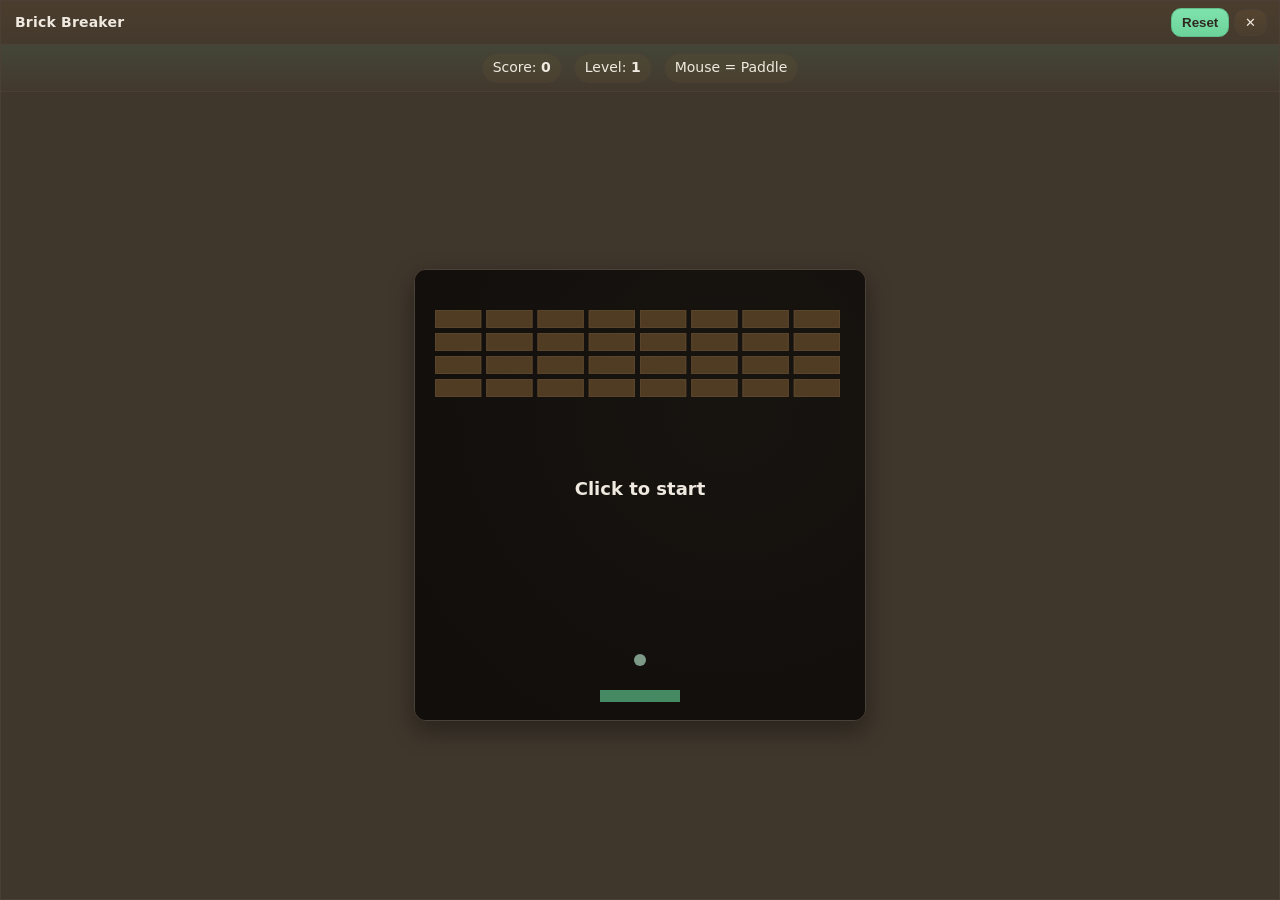
<file: public/pages/brand-popout.html>
<!doctype html>
<html lang="en">
<head>
  <meta charset="utf-8" />
  <meta name="viewport" content="width=device-width, initial-scale=1" />
  <title>Baltasar — Brick Breaker</title>
  <link rel="icon" href="../assets/img/favicon.png" />
  <link rel="stylesheet" href="../assets/css/styles.min.css" />
  <style>
    :root{
      --bg:#2f2821; --fg:#efe9df; --muted:#b0a797;
      --accent:#6cd39a; --accent-2:#7a5c36; --panel:#3a3128;
      --panel-soft:#3f362c; --border:#4a4035;
    }
    html,body{margin:0;height:100%}
    body{background:var(--panel); color:var(--fg); font:14px/1.4 system-ui,-apple-system, Segoe UI, Roboto, Ubuntu, Arial}
    .popout{min-height:100dvh;display:flex; flex-direction:column; border:1px solid var(--border); background:var(--panel-soft)}
    .popout__titlebar{
      display:flex; align-items:center; justify-content:space-between;
      height:44px; padding:0 12px 0 14px;
      background:linear-gradient(180deg, rgba(122,92,54,.20), rgba(122,92,54,.08));
      border-bottom:1px solid var(--border); user-select:none;
    }
    .popout__title{font-weight:700; letter-spacing:.2px}
    .popout__close{
      border:1px solid var(--border);
      background:linear-gradient(180deg, rgba(122,92,54,.22), rgba(122,92,54,.10));
      color:var(--fg); border-radius:10px; padding:6px 10px; cursor:pointer; line-height:1;
    }
    .hud{
      display:flex; gap:12px; align-items:center; justify-content:center;
      padding:8px 10px; border-bottom:1px solid var(--border);
      background:linear-gradient(180deg, rgba(108,211,154,.10), rgba(122,92,54,.06));
      color:var(--fg);
    }
    .hud .badge{
      border:1px solid var(--border); border-radius:999px; padding:4px 10px;
      background:rgba(122,92,54,.15)
    }
    .wrap{display:grid; place-items:center; padding:10px; min-height:0; flex:1}
    canvas{
      background:#221c16; box-shadow:0 10px 24px rgba(0,0,0,.35);
      border:1px solid var(--border); border-radius:12px; touch-action:none
    }
    .help{text-align:center; color:var(--muted); margin:8px 0 0}
    .btn{
      display:inline-block; margin-left:8px; padding:6px 10px; border-radius:10px; color:var(--bg);
      background:linear-gradient(180deg, #7ee2ac, #6cd39a); border:1px solid #61be8c;
      text-decoration:none; font-weight:600
    }
  </style>
</head>
<body>
  <div class="popout">
    <div class="popout__titlebar">
      <div class="popout__title">Brick Breaker</div>
      <div>
        <button id="btnReset" class="btn" type="button">Reset</button>
        <button class="popout__close" type="button" onclick="window.close()">✕</button>
      </div>
    </div>

    <div class="hud">
      <span class="badge">Score: <strong id="score">0</strong></span>
      <span class="badge">Level: <strong id="level">1</strong></span>
      <span class="badge">Mouse = Paddle</span>
    </div>

    <div class="wrap">
      <canvas id="game" width="440" height="440"></canvas>
    </div>
  </div>

  <script>
  (function(){
    const canvas = document.getElementById('game');
    const ctx = canvas.getContext('2d');
    const scoreEl = document.getElementById('score');
    const levelEl = document.getElementById('level');
    const btnReset = document.getElementById('btnReset');

    // --- Constants ---
    const PADDLE_W = 80, PADDLE_H = 12, PADDLE_Y_OFFSET = 18;
    const BALL_R = 6;
    const ROWS_START = 4, COLS = 8;
    const BRICK_H = 18, BRICK_GUTTER = 5, BRICK_TOP = 40, BRICK_LEFT = 20;

    // Colors
    const COLOR_BRICK = '#7a5c36';
    const COLOR_BRICK_EDGE = '#8a6a44';
    const COLOR_ACCENT = '#6cd39a';
    const COLOR_BALL = '#bfead1';
    const COLOR_TEXT = '#efe9df';

    // Derived helpers
    function brickWidth(){ return (canvas.width - 40) / COLS; }
    function defaultPositions(){
      return {
        paddleX: (canvas.width - PADDLE_W)/2,
        ballX: canvas.width/2,
        ballY: canvas.height - 60,
        ballVX: 3.6,
        ballVY: -4.4
      };
    }
    function clamp(v, a, b){ return Math.max(a, Math.min(b, v)); }

    // --- State ---
    let paddleX, ballX, ballY, ballVX, ballVY;
    let rows = ROWS_START, level = 1, score = 0;
    let running = false, gameOver = false;
    let bricks = [];
    let firstLayoutDone = false;
    let overlayMsg = "";
    let pendingResize = false;


    function setOverlay(msg){
      overlayMsg = msg || "";
    }
    function drawOverlay(){
      if (!overlayMsg) return;
      ctx.fillStyle = 'rgba(0,0,0,.35)';
      ctx.fillRect(0,0,canvas.width,canvas.height);
      ctx.fillStyle = COLOR_TEXT;
      ctx.font = 'bold 18px system-ui, -apple-system, Segoe UI, Roboto';
      ctx.textAlign = 'center';
      ctx.fillText(overlayMsg, canvas.width/2, canvas.height/2);
    }

    function createBricks() {
      bricks = [];
      const BW = brickWidth();
      for (let r = 0; r < rows; r++) {
        const row = [];
        for (let c = 0; c < COLS; c++) {
          row.push({ x: BRICK_LEFT + c * BW, y: BRICK_TOP + r * (BRICK_H + BRICK_GUTTER), hits: 1 });
        }
        bricks.push(row);
      }
    }

    function applyDefaults(){
      const d = defaultPositions();
      paddleX = d.paddleX;
      ballX = d.ballX; ballY = d.ballY;
      ballVX = d.ballVX; ballVY = d.ballVY;
    }

    // --- Input: mouse/touch follow only while running (never when stopped or game over) ---
    function pointerToCanvasX(evt){
      const rect = canvas.getBoundingClientRect();
      const clientX = evt.touches ? evt.touches[0].clientX : evt.clientX;
      return (clientX - rect.left) * (canvas.width / rect.width);
    }
    function onPointerMove(evt){
      if (!running || gameOver) return; // stays frozen unless running
      const x = pointerToCanvasX(evt);
      paddleX = clamp(x - PADDLE_W/2, 0, canvas.width - PADDLE_W);
      evt.preventDefault();
    }
    canvas.addEventListener('mousemove', onPointerMove);
    canvas.addEventListener('touchmove', onPointerMove, {passive:false});

    // --- Start-only clicks (no pause) ---
    function startIfPossible(){
      if (gameOver){
        resetGame();   // fresh bricks + defaults + overlay "Click to start"
        overlayMsg = ""; // clear overlay when actually starting
        randomizeBallDirection();
        running = true;
      } else if (!running){
        overlayMsg = ""; // clear overlay
        randomizeBallDirection();
        running = true;
      }
      // if already running, ignore (no pause)
    }
    canvas.addEventListener('mousedown', startIfPossible);
    canvas.addEventListener('touchstart', (e)=>{ startIfPossible(); e.preventDefault(); }, {passive:false});

    // --- Reset button (manual hard reset) ---
    btnReset.addEventListener('click', resetGame);
    function resetGame() {
      score = 0; level = 1; rows = ROWS_START; gameOver = false;
      applyDefaults();
      createBricks();
      updateHUD();
      running = false;
      setOverlay('Click to start');  // ← persist overlay while idle
      draw();
    }


    function updateHUD(){
      scoreEl.textContent = score;
      levelEl.textContent = level;
    }

    // --- Initialize ---
    window.addEventListener('resize', () => {
      if (running) {          // ← if playing, don't rebuild now
        pendingResize = true; // queue it
        return;
      }
      fitCanvas();            // idle or before first run → safe to resize/rebuild
    });
    fitCanvas();             // 1) size canvas for current window
    applyDefaults();         // 2) defaults for this size
    createBricks();          // 3) bricks for this width
    updateHUD();
    setOverlay('Click to start');
    draw();


    // --- Physics & collisions ---
    function step(){
      if (!running || gameOver) return;

      ballX += ballVX;
      ballY += ballVY;

      // walls
      if (ballX < BALL_R){ ballX = BALL_R; ballVX *= -1; }
      if (ballX > canvas.width - BALL_R){ ballX = canvas.width - BALL_R; ballVX *= -1; }
      if (ballY < BALL_R){ ballY = BALL_R; ballVY *= -1; }

      // paddle
      const paddleTop = canvas.height - PADDLE_Y_OFFSET - PADDLE_H;
      if (ballY + BALL_R >= paddleTop &&
          ballY - BALL_R <= paddleTop + PADDLE_H &&
          ballX >= paddleX && ballX <= paddleX + PADDLE_W &&
          ballVY > 0) {
        ballY = paddleTop - BALL_R;
        const hitPos = (ballX - (paddleX + PADDLE_W/2)) / (PADDLE_W/2); // -1..1
        const speed = Math.hypot(ballVX, ballVY);
        const angle = hitPos * (Math.PI/3); // up to 60°
        ballVX = speed * Math.sin(angle);
        ballVY = -Math.abs(speed * Math.cos(angle));
        ballVX *= 1.01; ballVY *= 1.01; // slight speed-up each paddle hit
      }

      // bottom -> GAME OVER (reset to defaults and wait for click)
      if (ballY > canvas.height + BALL_R){
        running = false;
        gameOver = true;

        applyDefaults();              // ← go back to default paddle/ball
        setOverlay("Game Over — click to start");
        draw();                       // paint the reset frame with overlay
        return;
      }


      // bricks
      outer: for (let r=0; r<bricks.length; r++){
        for (let c=0; c<bricks[r].length; c++){
          const b = bricks[r][c];
          if (!b || b.hits <= 0) continue;
          const BW = brickWidth();
          const bx = b.x, by = b.y, bw = BW - BRICK_GUTTER, bh = BRICK_H;
          const cx = clamp(ballX, bx, bx + bw);
          const cy = clamp(ballY, by, by + bh);
          const dx = ballX - cx, dy = ballY - cy;
          if (dx*dx + dy*dy <= BALL_R*BALL_R){
            b.hits -= 1; score += 10; updateHUD();
            if (Math.abs(dx) > Math.abs(dy)) ballVX *= -1; else ballVY *= -1;
            if (b.hits <= 0) bricks[r][c] = null;
            break outer;
          }
        }
      }

      // level cleared -> prep next level at start position
      const anyLeft = bricks.some(row => row.some(b => b && b.hits > 0));
      if (!anyLeft){
        level += 1;
        rows = Math.min(rows + 1, 10);
        createBricks();
        updateHUD();
        applyDefaults();                     // ← start positions for next level
        running = false;
        setOverlay(`Level ${level} — click to start`);
        draw();
        return;
      }

    }

    function randomizeBallDirection() {
      // Launch upward with a random left/right angle within ±60°
      const deg   = (Math.random() * 120 - 60) * Math.PI / 180;  // -60..+60 degrees
      const speed = 5.0;  // tweak to taste (overall speed)
      let vx = speed * Math.sin(deg);
      let vy = -Math.abs(speed * Math.cos(deg)); // always upward

      // Avoid near-vertical trajectories
      const MIN_VX = 1.0;
      if (Math.abs(vx) < MIN_VX) {
        vx = MIN_VX * (Math.random() < 0.5 ? -1 : 1);
        const v2 = Math.max(0.1, speed*speed - vx*vx);
        vy = -Math.sqrt(v2);
      }

      ballVX = vx;
      ballVY = vy;
    }

    // --- Rendering ---
    function drawBackground(){
      const g = ctx.createRadialGradient(canvas.width*0.7, canvas.height*0.3, 10, canvas.width*0.7, canvas.height*0.3, canvas.width*0.9);
      g.addColorStop(0, '#241e18');
      g.addColorStop(1, '#1a1511');
      ctx.fillStyle = g;
      ctx.fillRect(0,0,canvas.width,canvas.height);
    }
    function drawPaddle(){
      const y = canvas.height - PADDLE_Y_OFFSET - PADDLE_H;
      ctx.fillStyle = COLOR_ACCENT;
      ctx.fillRect(paddleX, y, PADDLE_W, PADDLE_H);
    }
    function drawBall(){
      ctx.beginPath();
      ctx.arc(ballX, ballY, BALL_R, 0, Math.PI*2);
      ctx.fillStyle = COLOR_BALL;
      ctx.fill();
    }
    function drawBricks(){
      const BW = brickWidth();
      for (const row of bricks){
        for (const b of row){
          if (!b || b.hits<=0) continue;
          const bw = BW - BRICK_GUTTER;
          ctx.fillStyle = COLOR_BRICK;
          ctx.fillRect(b.x, b.y, bw, BRICK_H);
          ctx.strokeStyle = COLOR_BRICK_EDGE;
          ctx.strokeRect(b.x + .5, b.y + .5, bw - 1, BRICK_H - 1);
        }
      }
    }
    function drawOverlay(){
      if (!overlayMsg) return;
      ctx.fillStyle = 'rgba(0,0,0,.35)';
      ctx.fillRect(0,0,canvas.width,canvas.height);
      ctx.fillStyle = COLOR_TEXT;
      ctx.font = 'bold 18px system-ui, -apple-system, Segoe UI, Roboto';
      ctx.textAlign = 'center';
      ctx.fillText(overlayMsg, canvas.width/2, canvas.height/2);
    }

    function draw(){
      drawBackground();
      drawBricks();
      drawPaddle();
      drawBall();
      drawOverlay();   // ← NEW: draw overlay on top every frame
    }


    // --- Main loop ---
    function loop(){
      step();
      draw();
      requestAnimationFrame(loop);
    }
    loop();

    // --- Responsive square (no auto-reset on resize) ---
    function fitCanvas(){
    const MIN_WIN_W = 300;      // minimum outer window width
    const MIN_WIN_H = 450;      // minimum outer window height
    const PAD_X = 24;           // left/right padding around canvas
    const PAD_Y = 120;          // header + HUD + margins above/below canvas
    const MIN_CANVAS = 300;     // smallest canvas side
    const MAX_CANVAS = 450;     // largest canvas side

    // If this was opened via window.open, many browsers let us resize
    try {
      if (window.outerWidth && window.outerHeight &&
          (window.outerWidth < MIN_WIN_W || window.outerHeight < MIN_WIN_H)) {
        window.resizeTo(
          Math.max(window.outerWidth, MIN_WIN_W),
          Math.max(window.outerHeight, MIN_WIN_H)
        );
      }
    } catch (e) {
      // ignore—some browsers disallow programmatic resizing
    }

    // Compute space we actually have right now (never assume resizeTo worked)
    const availW = Math.max(0, window.innerWidth  - PAD_X);
    const availH = Math.max(0, window.innerHeight - PAD_Y);
    const side   = Math.min(availW, availH);

    // Final canvas size clamped to your desired range
    const size = Math.max(MIN_CANVAS, Math.min(MAX_CANVAS, Math.floor(side)));

    canvas.width = size;
    canvas.height = size;

    if (!firstLayoutDone || (!running && !gameOver)) {
      createBricks();
      applyDefaults();
    }

    draw();
    firstLayoutDone = true;
  }


    window.addEventListener('resize', fitCanvas);
    fitCanvas();
  })();
  </script>
</body>
</html>
</file>
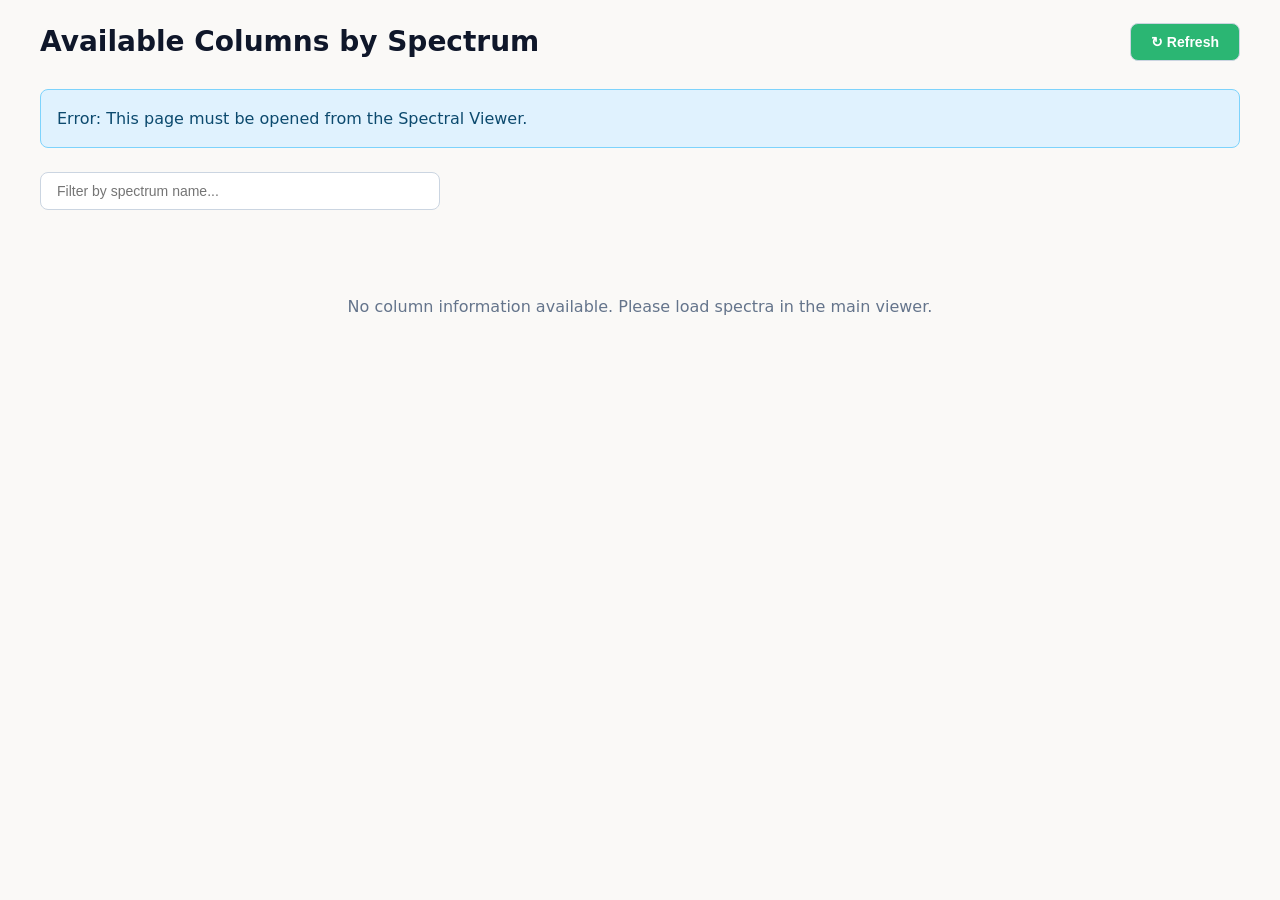
<file: public/pages/columns_view.html>
<!DOCTYPE html>
<html>
<head>
  <meta charset="UTF-8">
  <meta name="viewport" content="width=device-width, initial-scale=1.0">
  <title>Column Information - Spectral Viewer</title>
  <link rel="icon" href="../assets/img/favicon.png" />
  <style>
    :root {
      --bg: #faf9f7;
      --fg: #fff;
      --text: #0f172a;
      --muted: #64748b;
      --border: #cbd5e1;
      --accent: #2bb673;
    }
    * {
      box-sizing: border-box;
    }
    body {
      font-family: system-ui, -apple-system, sans-serif;
      background: var(--bg);
      color: var(--text);
      margin: 0;
      padding: 20px;
      line-height: 1.6;
    }
    .container {
      max-width: 1200px;
      margin: 0 auto;
    }
    h1 {
      font-size: 28px;
      margin-bottom: 24px;
      color: var(--text);
      font-weight: 600;
    }
    .filter-box {
      margin-bottom: 24px;
    }
    input {
      padding: 10px 16px;
      border: 1px solid var(--border);
      border-radius: 8px;
      font-size: 14px;
      width: 100%;
      max-width: 400px;
      background: var(--fg);
      transition: border-color 0.2s;
    }
    input:focus {
      outline: none;
      border-color: var(--accent);
    }
    .spectrum-card {
      background: var(--fg);
      border: 1px solid var(--border);
      border-radius: 12px;
      padding: 24px;
      margin-bottom: 20px;
      box-shadow: 0 2px 8px rgba(0,0,0,0.05);
      transition: box-shadow 0.2s;
    }
    .spectrum-card:hover {
      box-shadow: 0 4px 12px rgba(0,0,0,0.1);
    }
    .spectrum-name {
      font-size: 20px;
      font-weight: 600;
      margin-bottom: 12px;
      color: var(--text);
    }
    .column-count {
      font-size: 14px;
      color: var(--muted);
      margin-bottom: 16px;
    }
    .columns {
      display: flex;
      flex-wrap: wrap;
      gap: 8px;
    }
    .column-tag {
      background: #e8ddd6;
      padding: 6px 12px;
      border-radius: 6px;
      font-size: 13px;
      color: var(--text);
      font-family: 'Monaco', 'Courier New', monospace;
    }
    .no-data {
      text-align: center;
      padding: 60px 20px;
      color: var(--muted);
      font-size: 16px;
    }
    .info-box {
      background: #e0f2fe;
      border: 1px solid #7dd3fc;
      border-radius: 8px;
      padding: 16px;
      margin-bottom: 24px;
      color: #0c4a6e;
    }
  </style>
</head>
<body>
  <div class="container">
    <div style="display: flex; align-items: center; justify-content: space-between; margin-bottom: 24px;">
      <h1 style="margin: 0;">Available Columns by Spectrum</h1>
      <button onclick="refreshData()" style="padding: 10px 20px; border: 1px solid var(--border); border-radius: 8px; background: var(--accent); color: white; cursor: pointer; font-size: 14px; font-weight: 600; transition: opacity 0.2s;" onmouseover="this.style.opacity='0.9'" onmouseout="this.style.opacity='1'">
        ↻ Refresh
      </button>
    </div>
    <div class="info-box" id="infoBox">
      Loading column information from parent window...
    </div>
    <div class="filter-box">
      <input type="text" id="filterInput" placeholder="Filter by spectrum name..." onkeyup="filterSpectra()">
    </div>
    <div id="spectraList" style="display: none;">
      <!-- Content will be populated by JavaScript -->
    </div>
  </div>
  
  <script>
    let spectraData = {};
    
    // Listen for data from parent window
    window.addEventListener('message', (event) => {
      if (event.data && event.data.type === 'spectraData') {
        console.log('Received spectra data:', event.data.data);
        spectraData = event.data.data;
        
        // Hide loading message
        const infoBox = document.getElementById('infoBox');
        if (infoBox) infoBox.style.display = 'none';
        
        // Display the data
        displaySpectra();
      }
    });
    
    // Request data from parent on page load/refresh
    window.addEventListener('DOMContentLoaded', () => {
      if (window.opener) {
        console.log('Requesting initial data from parent...');
        window.opener.postMessage({ type: 'requestSpectraData' }, '*');
      } else {
        // No parent window, show error
        const infoBox = document.getElementById('infoBox');
        const listEl = document.getElementById('spectraList');
        if (infoBox) {
          infoBox.textContent = 'Error: This page must be opened from the Spectral Viewer.';
        }
        if (listEl) {
          listEl.style.display = 'block';
          listEl.innerHTML = '<div class="no-data">No column information available. Please load spectra in the main viewer.</div>';
        }
      }
    });
    
    // Function to refresh data from parent
    function refreshData() {
      console.log('Requesting fresh data from parent...');
      
      // Show loading message
      const infoBox = document.getElementById('infoBox');
      const listEl = document.getElementById('spectraList');
      if (infoBox) {
        infoBox.textContent = 'Refreshing data...';
        infoBox.style.display = 'block';
      }
      if (listEl) {
        listEl.style.display = 'none';
      }
      
      if (window.opener) {
        window.opener.postMessage({ type: 'requestSpectraData' }, '*');
      } else {
        if (infoBox) {
          infoBox.textContent = 'Error: Could not connect to parent window.';
        }
        alert('Could not connect to parent window. Please ensure the main viewer is still open.');
      }
    }
    
    function displaySpectra() {
      console.log('displaySpectra called with data:', spectraData);
      const listEl = document.getElementById('spectraList');
      const infoBox = document.getElementById('infoBox');
      
      if (!listEl) {
        console.error('spectraList element not found');
        return;
      }
      
      // Hide loading message
      if (infoBox) infoBox.style.display = 'none';
      
      // Show the list container
      listEl.style.display = 'block';
      
      if (!spectraData || typeof spectraData !== 'object') {
        console.error('Invalid spectra data:', spectraData);
        listEl.innerHTML = '<div class="no-data">No column information available. Please load spectra in the main viewer.</div>';
        return;
      }
      
      const names = Object.keys(spectraData);
      console.log('Found spectrum names:', names);
      
      if (names.length === 0) {
        listEl.innerHTML = '<div class="no-data">No column information available. Please load spectra in the main viewer.</div>';
        return;
      }
      
      let html = '';
      let validCount = 0;
      
      names.forEach(name => {
        const spectrum = spectraData[name];
        console.log(`Processing spectrum: ${name}`, spectrum);
        
        if (!spectrum) {
          console.warn(`Spectrum ${name} is null or undefined`);
          return;
        }
        
        if (!spectrum.columns || spectrum.columns.length === 0) {
          console.warn(`Spectrum ${name} has no columns`);
          return;
        }
        
        validCount++;
        html += `
          <div class="spectrum-card" data-name="${name.toLowerCase()}">
            <div class="spectrum-name">${escapeHtml(name)}</div>
            <div class="column-count">${spectrum.columns.length} column${spectrum.columns.length !== 1 ? 's' : ''}</div>
            <div class="columns">`;
        
        spectrum.columns.forEach(col => {
          html += `<span class="column-tag">${escapeHtml(col)}</span>`;
        });
        
        html += `
            </div>
          </div>`;
      });
      
      if (validCount === 0) {
        listEl.innerHTML = '<div class="no-data">No column information available. Please load spectra in the main viewer.</div>';
      } else {
        listEl.innerHTML = html;
        console.log(`Displayed ${validCount} spectra`);
      }
    }
    
    function filterSpectra() {
      const filter = document.getElementById('filterInput').value.toLowerCase();
      const cards = document.querySelectorAll('.spectrum-card');
      let visibleCount = 0;
      
      cards.forEach(card => {
        const name = card.dataset.name;
        if (name.includes(filter)) {
          card.style.display = 'block';
          visibleCount++;
        } else {
          card.style.display = 'none';
        }
      });
      
      // Show message if no results
      if (visibleCount === 0 && cards.length > 0) {
        const listEl = document.getElementById('spectraList');
        const existing = listEl.querySelector('.no-data');
        if (!existing) {
          const noMatch = document.createElement('div');
          noMatch.className = 'no-data';
          noMatch.textContent = 'No spectra match your filter.';
          listEl.appendChild(noMatch);
        }
      } else {
        const noMatch = document.querySelector('#spectraList .no-data');
        if (noMatch) noMatch.remove();
      }
    }
    
    function escapeHtml(text) {
      const div = document.createElement('div');
      div.textContent = text;
      return div.innerHTML;
    }
  </script>
</body>
</html>
</file>
<file: assets/css/styles.css>
/* ==========================================================================
   Baltasar Luco — "long exposure"
   Palette derived from the star-trail photograph used as the page background.
   Dark is the primary theme; light is fully supported. Theme is chosen by
   html[data-theme], falling back to prefers-color-scheme.
   ========================================================================== */

:root{
  --font-display: "Bricolage Grotesque", "Instrument Sans", system-ui, sans-serif;
  --font-body: "Instrument Sans", system-ui, -apple-system, "Segoe UI", Roboto, sans-serif;
  --font-mono: "IBM Plex Mono", ui-monospace, SFMono-Regular, Menlo, Consolas, monospace;

  --header-h: 68px;
  --radius: 16px;
  --radius-sm: 10px;
  --ease: cubic-bezier(.2,.7,.2,1);
  --container: 1120px;

  /* ---- dark (default) ---- */
  color-scheme: dark;
  --bg: #0a1118;
  --bg-rgb: 10,17,24;
  --fg: #e9eef2;
  --fg-soft: #c3ced6;
  --muted: #8fa0ad;
  --accent: #3cf5d0;
  --accent-rgb: 60,245,208;
  --accent-ink: #032b22;
  --accent-soft: rgba(60,245,208,.12);
  --warm: #dcb77c;
  --panel: rgba(16,26,36,.86);
  --panel-solid: #111c26;
  --panel-soft: rgba(255,255,255,.045);
  --border: rgba(255,255,255,.09);
  --border-strong: rgba(255,255,255,.18);
  --shadow: inset 0 1px 0 rgba(255,255,255,.035), 0 24px 60px -28px rgba(0,0,0,.7);
  --img-shadow: 0 18px 40px -18px rgba(0,0,0,.75);
  --photo-opacity: .42;
  --trail-opacity: 1;
  --success: #7fd8a4;
  --error: #f19a9a;
}

@media (prefers-color-scheme: light){
  :root:not([data-theme="dark"]){
    color-scheme: light;
    --bg: #f2f5f7;
    --bg-rgb: 242,245,247;
    --fg: #0f1a22;
    --fg-soft: #2b3a46;
    --muted: #5d6f7c;
    --accent: #0a8f74;
    --accent-rgb: 10,143,116;
    --accent-ink: #ffffff;
    --accent-soft: rgba(10,143,116,.10);
    --warm: #8a6420;
    --panel: rgba(255,255,255,.9);
    --panel-solid: #ffffff;
    --panel-soft: rgba(15,26,34,.04);
    --border: rgba(15,26,34,.10);
    --border-strong: rgba(15,26,34,.22);
    --shadow: 0 1px 2px rgba(15,26,34,.04), 0 16px 40px -20px rgba(15,26,34,.22);
    --img-shadow: 0 14px 32px -14px rgba(15,26,34,.35);
    --photo-opacity: .11;
    --trail-opacity: .8;
    --success: #1f7a4d;
    --error: #b42323;
  }
}
:root[data-theme="light"]{
  color-scheme: light;
  --bg: #f2f5f7;
  --bg-rgb: 242,245,247;
  --fg: #0f1a22;
  --fg-soft: #2b3a46;
  --muted: #5d6f7c;
  --accent: #0a8f74;
  --accent-rgb: 10,143,116;
  --accent-ink: #ffffff;
  --accent-soft: rgba(10,143,116,.10);
  --warm: #8a6420;
  --panel: rgba(255,255,255,.9);
  --panel-solid: #ffffff;
  --panel-soft: rgba(15,26,34,.04);
  --border: rgba(15,26,34,.10);
  --border-strong: rgba(15,26,34,.22);
  --shadow: 0 1px 2px rgba(15,26,34,.04), 0 16px 40px -20px rgba(15,26,34,.22);
  --img-shadow: 0 14px 32px -14px rgba(15,26,34,.35);
  --photo-opacity: .11;
  --trail-opacity: .8;
  --success: #1f7a4d;
  --error: #b42323;
}

/* ---- base ------------------------------------------------------------- */
*{ box-sizing: border-box; }
html{ height: 100%; scroll-behavior: smooth; scroll-padding-top: calc(var(--header-h) + 16px); -webkit-text-size-adjust: 100%; }
h1, h2, h3, h4, [id]{ scroll-margin-top: calc(var(--header-h) + 16px); }
.skip-link{ position: absolute; left: 16px; top: -100px; z-index: 100; padding: 10px 14px; border-radius: 10px; background: var(--accent); color: var(--accent-ink); font-weight: 600; text-decoration: none; }
.skip-link:focus{ top: 12px; }
#main:focus{ outline: none; }
body{
  margin: 0;
  min-height: 100vh;
  display: flex;
  flex-direction: column;
  background: var(--bg);
  color: var(--fg);
  font: 16px/1.65 var(--font-body);
  font-feature-settings: "ss01", "cv11";
  -webkit-font-smoothing: antialiased;
  overscroll-behavior-y: contain;
  transition: background-color .3s var(--ease), color .3s var(--ease);
}
/* The photograph: fixed, behind everything; moved slowly by the parallax script. */
.sky{
  position: fixed;
  left: 0; right: 0;
  top: -12vh; height: 124vh;
  z-index: -2;
  background: url("../img/sky.webp") center 30% / cover no-repeat;
  opacity: var(--photo-opacity);
  pointer-events: none;
  will-change: transform;
  transition: opacity .4s var(--ease);
}
/* Readability veil: lets the sky show at the top, settles into the page tone below. */
body::after{
  content: "";
  position: fixed;
  inset: 0;
  z-index: -1;
  pointer-events: none;
  background:
    radial-gradient(120% 80% at 50% 0%, rgba(var(--bg-rgb), 0) 0%, rgba(var(--bg-rgb), .55) 60%, rgba(var(--bg-rgb), .9) 100%);
}
img, video, svg{ max-width: 100%; }
p{ margin: 0 0 1em; }
p:last-child{ margin-bottom: 0; }
strong{ font-weight: 600; color: var(--fg); }
a{ color: var(--accent); text-underline-offset: .18em; }
a:focus-visible, button:focus-visible, input:focus-visible, textarea:focus-visible, [tabindex]:focus-visible{
  outline: 2px solid var(--accent);
  outline-offset: 3px;
  border-radius: 6px;
}
::selection{ background: rgba(var(--accent-rgb), .35); }

.container{ max-width: var(--container); margin: 0 auto; padding: 0 24px; }
.main{ flex: 1; width: 100%; padding: 36px 0 64px; }

/* ---- type ------------------------------------------------------------- */
h1, h2, h3{
  font-family: var(--font-display);
  font-weight: 600;
  letter-spacing: -.022em;
  line-height: 1.05;
  color: var(--fg);
  margin: 0 0 .5em;
  text-wrap: balance;
}
h4{ font: 600 16px/1.4 var(--font-body); margin: 0 0 4px; color: var(--fg); letter-spacing: -.005em; }
.title{ font-size: clamp(42px, 6.2vw, 72px); font-weight: 600; letter-spacing: -.035em; line-height: .98; margin: 6px 0 20px; }
.title .accent{ color: var(--accent); }
.subtitle{ font-size: clamp(30px, 3.6vw, 44px); letter-spacing: -.03em; margin: 0; }
h3{ font-size: clamp(22px, 2.4vw, 27px); }
.lead{ font-size: 18px; line-height: 1.65; color: var(--fg-soft); max-width: 62ch; }
.mono, .eyebrow{
  font-family: var(--font-mono);
  font-size: 12.5px;
  letter-spacing: .06em;
  text-transform: uppercase;
  color: var(--muted);
}
.eyebrow{ display: inline-flex; align-items: center; gap: 10px; margin: 0 0 8px; }
.eyebrow::before{ content: ""; width: 18px; height: 1px; background: var(--accent); opacity: .8; }
.text--muted{ color: var(--muted); }
.list{ padding-left: 20px; margin: 0; }
.list li{ margin: 6px 0; }
.list li::marker{ color: var(--accent); }

/* ---- header ----------------------------------------------------------- */
.header{
  position: sticky; top: 0; z-index: 40;
  background: rgba(var(--bg-rgb), .62);
  backdrop-filter: blur(18px) saturate(1.2);
  -webkit-backdrop-filter: blur(18px) saturate(1.2);
  border-bottom: 1px solid var(--border);
}
.header__inner{ display: flex; align-items: center; justify-content: space-between; gap: 16px; height: var(--header-h); }
.brand{
  font-family: var(--font-display);
  font-weight: 600;
  font-size: 20px;
  letter-spacing: -.02em;
  color: var(--fg);
  text-decoration: none;
  white-space: nowrap;
  display: inline-flex; align-items: center; gap: 10px;
}
.brand__mark{
  width: 10px; height: 10px; border-radius: 50%;
  background: var(--accent);
  box-shadow: 0 0 0 4px var(--accent-soft), 0 0 12px rgba(var(--accent-rgb), .6);
  flex: 0 0 auto;
}
.header__right{ display: flex; align-items: center; gap: 6px; }
.nav{ display: flex; align-items: center; gap: 2px; }
.nav__link{
  position: relative;
  color: var(--muted);
  text-decoration: none;
  font-size: 14.5px;
  font-weight: 500;
  padding: 8px 11px;
  border-radius: 8px;
  transition: color .15s var(--ease), background .15s var(--ease);
}
.nav__link::after{
  content: "";
  position: absolute; left: 11px; right: 11px; bottom: 3px;
  height: 1.5px; border-radius: 2px;
  background: var(--accent);
  transform: scaleX(0); transform-origin: left;
  transition: transform .25s var(--ease);
}
.nav__link:hover{ color: var(--fg); background: var(--panel-soft); }
.nav__link.is-active{ color: var(--fg); }
.nav__link.is-active::after{ transform: scaleX(1); }
.nav__link[aria-disabled="true"]{ pointer-events: none; opacity: .55; }

.icon-btn{
  display: inline-grid; place-items: center;
  width: 38px; height: 38px;
  border-radius: 10px;
  border: 1px solid var(--border);
  background: transparent;
  color: var(--fg);
  cursor: pointer;
  transition: background .15s var(--ease), border-color .15s var(--ease);
}
.icon-btn:hover{ background: var(--panel-soft); border-color: var(--border-strong); }
.icon-btn svg{ width: 18px; height: 18px; }
.theme-toggle .icon--sun{ display: none; }
.theme-toggle .icon--moon{ display: block; }
:root[data-theme="light"] .theme-toggle .icon--sun{ display: block; }
:root[data-theme="light"] .theme-toggle .icon--moon{ display: none; }
@media (prefers-color-scheme: light){
  :root:not([data-theme="dark"]) .theme-toggle .icon--sun{ display: block; }
  :root:not([data-theme="dark"]) .theme-toggle .icon--moon{ display: none; }
}

.nav-toggle{ display: none; flex-direction: column; justify-content: center; gap: 5px; }
.nav-toggle__bar{ display: block; width: 18px; height: 1.5px; background: currentColor; border-radius: 2px; transition: transform .2s var(--ease), opacity .2s; }
.nav-toggle[aria-expanded="true"] .nav-toggle__bar:nth-child(1){ transform: translateY(6.5px) rotate(45deg); }
.nav-toggle[aria-expanded="true"] .nav-toggle__bar:nth-child(2){ opacity: 0; }
.nav-toggle[aria-expanded="true"] .nav-toggle__bar:nth-child(3){ transform: translateY(-6.5px) rotate(-45deg); }

/* dropdown */
.nav__dropdown{ position: relative; }
.nav__dropdown-toggle{
  display: flex; align-items: center; gap: 6px;
  color: var(--muted);
  padding: 8px 11px;
  border-radius: 8px;
  font: 500 14.5px/1.5 var(--font-body);
  cursor: pointer;
  background: transparent; border: 0;
  white-space: nowrap;
  transition: color .15s var(--ease), background .15s var(--ease);
}
.nav__dropdown-toggle:hover{ color: var(--fg); background: var(--panel-soft); }
.nav__dropdown-toggle svg{ width: 11px; height: 11px; transition: transform .2s var(--ease); }
.nav__dropdown.is-open .nav__dropdown-toggle{ color: var(--fg); }
.nav__dropdown.is-open .nav__dropdown-toggle svg{ transform: rotate(180deg); }
.nav__dropdown-menu{
  display: none;
  position: absolute; top: calc(100% + 10px); right: 0;
  min-width: 240px;
  background: var(--panel-solid);
  border: 1px solid var(--border);
  border-radius: 12px;
  box-shadow: 0 24px 50px -20px rgba(0,0,0,.6);
  padding: 6px;
  z-index: 200;
  flex-direction: column; gap: 2px;
}
.nav__dropdown.is-open .nav__dropdown-menu{ display: flex; }
.nav__dropdown-item{
  display: flex; align-items: center; gap: 10px;
  padding: 10px 12px;
  border-radius: 8px;
  color: var(--fg);
  text-decoration: none;
  font-size: 14px; font-weight: 500;
  white-space: nowrap;
  transition: background .15s var(--ease), color .15s var(--ease);
}
.nav__dropdown-item svg{ color: var(--muted); flex: 0 0 auto; }
.nav__dropdown-item:hover{ background: var(--panel-soft); color: var(--accent); }
.nav__dropdown-item:hover svg{ color: var(--accent); }

@media (max-width: 860px){
  .nav-toggle{ display: inline-flex; }
  .nav{
    display: none;
    position: absolute; top: calc(var(--header-h) + 8px); right: 16px; left: 16px;
    padding: 8px;
    background: var(--panel-solid);
    border: 1px solid var(--border);
    border-radius: 14px;
    box-shadow: 0 24px 50px -20px rgba(0,0,0,.6);
    flex-direction: column; align-items: stretch; gap: 2px;
  }
  .nav.is-open{ display: flex; }
  .nav__link{ color: var(--fg); padding: 12px 14px; font-size: 15.5px; }
  .nav__link::after{ display: none; }
  .nav__link.is-active{ background: var(--accent-soft); color: var(--accent); }
  .nav__dropdown{ width: 100%; }
  .nav__dropdown-toggle{ width: 100%; justify-content: space-between; color: var(--fg); padding: 12px 14px; font-size: 15.5px; }
  .nav__dropdown-menu{ position: static; box-shadow: none; border: 0; background: var(--panel-soft); margin-top: 2px; padding: 4px; }
}

/* ---- sections + cross-fade router ------------------------------------- */
.section{
  min-height: 60vh;
  padding: 8px 0 24px;
  opacity: 1;
  transition: opacity .35s var(--ease), transform .35s var(--ease);
}
.section.is-hidden{ display: none; }
.section.is-enter{ display: block; opacity: 0; transform: translateY(6px); }
.section.is-enter.is-visible{ opacity: 1; transform: none; }
.section.is-leave{ opacity: 0; transform: translateY(-4px); }

.section-head{
  display: flex; align-items: baseline; justify-content: space-between; gap: 16px; flex-wrap: wrap;
  padding: 12px 0 18px;
  margin: 0 0 28px;
  border-bottom: 1px solid var(--border);
}
.section-head__meta{ font-family: var(--font-mono); font-size: 12.5px; letter-spacing: .06em; text-transform: uppercase; color: var(--muted); }

/* ---- cards & grids ---------------------------------------------------- */
.grid{ display: grid; gap: 22px; }
.grid.one{ grid-template-columns: 1fr; }
.grid.two{ grid-template-columns: 1.25fr 1fr; }
@media (max-width: 900px){ .grid.two{ grid-template-columns: 1fr; } }

.card{
  position: relative;
  background: var(--panel);
  border: 1px solid var(--border);
  border-radius: var(--radius);
  padding: 28px;
  box-shadow: var(--shadow);
  transition: border-color .25s var(--ease), background .3s var(--ease);
}
.card:hover{ border-color: var(--border-strong); }
.card > :last-child{ margin-bottom: 0; }
.card h3{ margin-top: 0; }

/* chips → mono tags */
.chips{ list-style: none; display: flex; flex-wrap: wrap; gap: 6px; margin: 12px 0 0; padding: 0; min-width: 0; }
.chip{
  display: inline-flex; align-items: center;
  padding: 4px 9px;
  border: 1px solid var(--border);
  border-radius: 6px;
  background: var(--panel-soft);
  color: var(--muted);
  font: 500 12px/1.5 var(--font-mono);
  letter-spacing: .01em;
  white-space: nowrap;
}

/* buttons */
.btn{
  display: inline-flex; align-items: center; justify-content: center; gap: 8px;
  padding: 11px 18px;
  border-radius: var(--radius-sm);
  border: 1px solid transparent;
  font: 600 15px/1.2 var(--font-body);
  letter-spacing: -.005em;
  text-decoration: none;
  cursor: pointer;
  transition: transform .18s var(--ease), background .18s var(--ease), border-color .18s var(--ease), color .18s var(--ease), box-shadow .18s var(--ease);
}
.btn:hover{ transform: translateY(-1px); }
.btn:active{ transform: translateY(0); }
.btn svg{ width: 16px; height: 16px; flex: 0 0 auto; }
.btn--accent{ background: var(--accent); color: var(--accent-ink); box-shadow: 0 10px 30px -12px rgba(var(--accent-rgb), .6); }
.btn--accent:hover{ box-shadow: 0 14px 34px -12px rgba(var(--accent-rgb), .75); filter: brightness(1.05); }
.btn--ghost{ background: var(--panel-soft); color: var(--fg); border-color: var(--border-strong); }
.btn--ghost:hover{ border-color: var(--accent); color: var(--accent); }
.btn--sm{ padding: 7px 12px; font-size: 13px; }
.btn--sm svg{ width: 14px; height: 14px; }
.btn--link{ background: transparent; border: 0; padding: 0; color: var(--accent); font-weight: 600; font-size: 14px; }
.btn--link:hover{ transform: none; text-decoration: underline; text-underline-offset: .2em; }

/* ---- hero ------------------------------------------------------------- */
.hero{
  position: relative;
  display: grid;
  grid-template-columns: minmax(0, 1.35fr) minmax(280px, 1fr);
  align-items: center;
  gap: 32px 48px;
  padding: 44px 44px 48px;
  overflow: hidden;
  border-radius: var(--radius);
  background: rgba(var(--bg-rgb), .55);
  border: 1px solid var(--border);
  box-shadow: var(--shadow);
}
.hero__content{ position: relative; z-index: 2; min-width: 0; }
.hero .actions{ display: flex; flex-wrap: wrap; gap: 10px; margin-top: 26px; }

.hero__art{
  position: relative;
  z-index: 1;
  width: min(100%, 360px);
  aspect-ratio: 1;
  margin: 0 auto;
  display: grid; place-items: center;
}
.hero__art picture{ display: block; width: 100%; }
/* Dark halo behind the portrait so the drawn trails read against the photograph. */
.hero__art::before{
  content: "";
  position: absolute;
  inset: -55%;
  border-radius: 50%;
  background: radial-gradient(circle, rgba(var(--bg-rgb), .9) 0%, rgba(var(--bg-rgb), .55) 40%, rgba(var(--bg-rgb), 0) 68%);
  pointer-events: none;
}
/* Signature: drawn star trails, centred on the portrait (the "pole"). */
.trails-wrap{
  position: absolute;
  inset: 0;
  transform: rotate(var(--scroll-rot, 0deg));
  will-change: transform;
  pointer-events: none;
}
.trails{
  position: absolute;
  inset: -60%;
  width: 220%; height: 220%;
  max-width: none;
  pointer-events: none;
  color: var(--accent);
  opacity: var(--trail-opacity);
  animation: trails-rotate 360s linear infinite;
}
.trails circle{ fill: none; stroke: currentColor; stroke-linecap: round; }
.trails .t1{ stroke-width: 2;   opacity: .55; }
.trails .t2{ stroke-width: 1.5; opacity: .40; }
.trails .t3{ stroke-width: 2.4; opacity: .30; }
.trails .t4{ stroke-width: 1.2; opacity: .22; }
@keyframes trails-rotate{ to{ transform: rotate(360deg); } }

.hero-img{
  position: relative; z-index: 2;
  display: block;
  width: 100%;
  height: auto;
  aspect-ratio: 1;
  object-fit: cover;
  object-position: 50% 42%;
  border-radius: 50%;
  border: 1px solid var(--border-strong);
  box-shadow: 0 0 0 10px rgba(var(--bg-rgb), .55), 0 0 0 11px var(--border), var(--img-shadow);
  transition: transform .5s var(--ease);
}
@media (hover: hover) and (pointer: fine){
  .hero__art:hover .hero-img{ transform: scale(1.02); }
}
@media (max-width: 900px){
  .hero{ grid-template-columns: 1fr; gap: 24px; padding: 28px 22px 32px; }
  .hero__art{ width: min(72vw, 300px); order: -1; }
}

/* home: two panels */
.section-home .grid.two{ margin-top: 8px; }

/* contact chips (home) */
.contact{ list-style: none; padding: 0; margin: 4px 0 0; display: flex; flex-wrap: wrap; gap: 8px; }
.contact li{ margin: 0; }
.contact li.full{ flex: 0 0 100%; }
.contact__link{
  display: inline-flex; align-items: center; gap: 9px;
  padding: 9px 14px;
  border: 1px solid var(--border);
  border-radius: var(--radius-sm);
  background: var(--panel-soft);
  color: var(--fg);
  text-decoration: none;
  font-weight: 500; font-size: 14.5px;
  transition: border-color .15s var(--ease), color .15s var(--ease), transform .15s var(--ease);
}
.contact__link svg{ color: var(--muted); flex: 0 0 auto; transition: color .15s var(--ease); }
.contact__link:hover{ border-color: var(--accent); color: var(--accent); transform: translateY(-1px); }
.contact__link:hover svg{ color: var(--accent); }
.contact__link .mono{ text-transform: none; letter-spacing: 0; font-size: 13.5px; color: inherit; }

/* ---- research --------------------------------------------------------- */
.research-list{ gap: 24px; }
.card__actions{ display: flex; align-items: center; gap: 12px 14px; flex-wrap: wrap; margin-top: 18px; }
.card__actions .chips{ margin: 0; }

.card__media{
  position: relative;
  margin: 0;
  overflow: hidden;
  border-radius: 12px;
  border: 1px solid var(--border);
  box-shadow: var(--img-shadow);
  background: #06090d;
}
.card__media img{ display: block; width: 100%; height: 100%; object-fit: cover; transition: transform .6s var(--ease); }
.card__media picture{ display: block; height: 100%; }
@media (hover: hover) and (pointer: fine){
  .card__media:hover img{ transform: scale(1.025); }
}

.card--split{ display: grid; grid-template-columns: 3fr 2fr; gap: 28px; align-items: stretch; }
.card--split .card__body{ min-width: 0; align-self: center; }
.card--split .card__media{ min-height: 240px; }
@media (max-width: 900px){
  .card--split{ grid-template-columns: 1fr; }
  .card--split .card__media{ order: -1; aspect-ratio: 16 / 9; min-height: 0; }
}

/* 2x2 weave: text | figure / figure | text */
.card--weave{
  display: grid;
  grid-template-columns: 1fr 1fr;
  grid-template-areas: "text1 fig1" "fig2 text2";
  gap: 28px 32px;
  align-items: center;
}
.card--weave .text--a{ grid-area: text1; }
.card--weave .figure--b{ grid-area: fig1; }
.card--weave .figure--a{ grid-area: fig2; }
.card--weave .text--b{ grid-area: text2; }
.card--weave .text{ min-width: 0; }
.card--weave .text p{ margin-bottom: 12px; }
.card--weave .text > :last-child{ margin-bottom: 0; }
@media (max-width: 900px){
  .card--weave{ grid-template-columns: 1fr; grid-template-areas: "text1" "fig1" "fig2" "text2"; gap: 20px; }
}

.figure{ margin: 0; }
.figure__link{ display: block; position: relative; text-decoration: none; color: inherit; border-radius: 12px; }
.figure__frame{
  position: relative;
  overflow: hidden;
  border-radius: 12px;
  border: 1px solid var(--border);
  background: #fff;
  box-shadow: var(--img-shadow);
}
.figure__img{ display: block; width: 100%; height: auto; transition: transform .6s var(--ease); }
.figure__badge{
  position: absolute; top: 10px; right: 10px;
  padding: 4px 8px;
  border-radius: 6px;
  background: rgba(var(--bg-rgb), .85);
  color: var(--fg);
  border: 1px solid var(--border);
  font: 500 11px/1.4 var(--font-mono);
  letter-spacing: .06em;
  text-transform: uppercase;
  pointer-events: none;
}
@media (hover: hover) and (pointer: fine){
  .figure__link:hover .figure__img{ transform: scale(1.02); }
}

/* 3I/ATLAS: stacked, full-width plot below */
.card--stack{ display: grid; gap: 24px; }
.card--stack .card__media img{ height: auto; }

/* ---- publications ----------------------------------------------------- */
.pub-card{ display: grid; grid-template-columns: 112px 1fr; gap: 12px 28px; align-items: start; }
.pub-rail{ display: flex; flex-direction: column; gap: 8px; padding-top: 4px; }
.pub-year{ font: 500 22px/1 var(--font-display); letter-spacing: -.02em; color: var(--fg); }
.pub-year small{ display: block; margin-top: 4px; font: 500 12px/1.3 var(--font-mono); letter-spacing: .04em; color: var(--muted); }
.pub-status{
  display: inline-block; align-self: flex-start;
  padding: 3px 8px;
  border-radius: 6px;
  font: 500 11.5px/1.4 var(--font-mono);
  letter-spacing: .04em;
  color: var(--accent);
  background: var(--accent-soft);
  border: 1px solid rgba(var(--accent-rgb), .25);
  white-space: nowrap;
}
.pub-main{ min-width: 0; display: grid; gap: 10px; }
.pub-title{ font: 600 19px/1.35 var(--font-body); letter-spacing: -.012em; margin: 0; color: var(--fg); text-wrap: pretty; }
.pub-authors{ font-size: 15px; line-height: 1.55; color: var(--muted); margin: 0; }
.pub-authors .me{ color: var(--warm); font-weight: 600; }
.pub-meta{ display: flex; flex-wrap: wrap; gap: 6px 12px; margin: 0; font: 400 12.5px/1.6 var(--font-mono); color: var(--muted); }
.pub-meta .pub-journal{ color: var(--fg-soft); }
.pub-description{
  margin: 4px 0 0;
  font-size: 15.5px; line-height: 1.65; color: var(--fg-soft);
  display: -webkit-box; -webkit-line-clamp: 4; line-clamp: 4; -webkit-box-orient: vertical; overflow: hidden;
}
.pub-card.is-expanded .pub-description{ display: block; -webkit-line-clamp: unset; line-clamp: unset; overflow: visible; }
.pub-links{ display: flex; align-items: center; gap: 16px; flex-wrap: wrap; margin-top: 6px; }
@media (max-width: 720px){
  .pub-card{ grid-template-columns: 1fr; gap: 12px; }
  .pub-rail{ flex-direction: row; align-items: center; gap: 12px; padding-top: 0; }
  .pub-year small{ display: inline; margin: 0 0 0 6px; }
}

/* ---- about ------------------------------------------------------------ */
.about-intro{ display: grid; grid-template-columns: minmax(0, 1fr) 260px; gap: 28px 40px; align-items: start; }
/* University logo: no box. Multiply on light (ink darker), invert + screen on dark (ink whiter). */
.logo-plain{ display: grid; place-items: center; padding: 8px 0; }
.logo-plain img{
  display: block; width: 100%; height: auto;
  mix-blend-mode: screen;
  filter: invert(1) brightness(1.15) contrast(1.05);
  opacity: .92;
}
:root[data-theme="light"] .logo-plain img{ mix-blend-mode: multiply; filter: brightness(.55) contrast(1.15); opacity: .95; }
@media (prefers-color-scheme: light){
  :root:not([data-theme="dark"]) .logo-plain img{ mix-blend-mode: multiply; filter: brightness(.55) contrast(1.15); opacity: .95; }
}
@media (max-width: 800px){
  .about-intro{ grid-template-columns: 1fr; }
  .logo-plain{ max-width: 240px; }
}

.media-wide{
  display: block; width: 100%; height: auto;
  border-radius: 12px;
  border: 1px solid var(--border);
  box-shadow: var(--img-shadow);
  margin: 0 0 24px;
}
.media-wide--bottom{ margin: 24px 0; }

/* roles: mono date rail — dates are real ordering information */
.roles{ display: grid; gap: 0; margin-top: 20px; }
.role{
  display: grid; grid-template-columns: 150px 1fr; gap: 6px 24px;
  padding: 18px 0;
  border-top: 1px solid var(--border);
}
.role:last-child{ border-bottom: 1px solid var(--border); }
.role__when{ font: 500 12.5px/1.6 var(--font-mono); letter-spacing: .03em; color: var(--muted); padding-top: 3px; }
.role__body{ min-width: 0; }
.role__org{ margin: 0 0 8px; color: var(--muted); font-size: 14px; }
.role__body p:last-child{ margin-bottom: 0; }
.role .list{ margin-top: 4px; }
.role .list li{ margin: 4px 0; }
.role .list .mono{ text-transform: none; letter-spacing: .02em; font-size: 12.5px; }
@media (max-width: 640px){ .role{ grid-template-columns: 1fr; gap: 2px; } }

/* beyond research */
.beyond{ display: grid; grid-template-columns: minmax(0, 1fr) 280px; gap: 28px 40px; align-items: start; }
.beyond__text > * + *{ margin-top: 28px; }
.beyond__media{ display: grid; gap: 16px; }
.video-frame{ position: relative; }
.video-toggle{ position: absolute; right: 10px; bottom: 10px; width: 34px; height: 34px; border-radius: 50%; border: 1px solid rgba(255,255,255,.25); background: rgba(6,9,13,.6); color: #fff; display: grid; place-items: center; cursor: pointer; backdrop-filter: blur(6px); -webkit-backdrop-filter: blur(6px); transition: background .15s var(--ease); }
.video-toggle:hover{ background: rgba(6,9,13,.85); }
.video-toggle svg{ width: 14px; height: 14px; }
.video-toggle .icon--play{ display: none; }
.video-toggle[aria-pressed="true"] .icon--play{ display: block; }
.video-toggle[aria-pressed="true"] .icon--pause{ display: none; }
.beyond__media video, .beyond__media img{
  display: block; width: 100%; height: auto;
  border-radius: 12px;
  border: 1px solid var(--border);
  box-shadow: var(--img-shadow);
}
.hobby h4{ display: flex; align-items: center; gap: 8px; font-size: 17px; margin-bottom: 8px; }
.hobby h4 svg{ width: 18px; height: 18px; color: var(--accent); flex: 0 0 auto; }
.recipe{ display: flex; align-items: center; gap: 28px; flex-wrap: wrap; margin-top: 4px; }
.recipe img{ display: block; width: min(100%, 280px); aspect-ratio: 1; height: auto; object-fit: cover; border-radius: 50%; }
/* The label artwork sits on black; screen-blend it away on the dark theme. */
.recipe img{ mix-blend-mode: screen; }
:root[data-theme="light"] .recipe img{ mix-blend-mode: normal; }
@media (prefers-color-scheme: light){ :root:not([data-theme="dark"]) .recipe img{ mix-blend-mode: normal; } }
@media (max-width: 800px){
  .beyond{ grid-template-columns: 1fr; }
  .beyond__media{ grid-template-columns: 1fr 1fr; }
}
@media (max-width: 520px){ .beyond__media{ grid-template-columns: 1fr; } }

/* photo collage */
.photo-collage-creative{
  display: grid;
  grid-template-columns: repeat(4, 1fr);
  grid-auto-rows: 180px;
  gap: 4px;
  margin-top: 18px;
  border-radius: 12px;
  overflow: hidden;
  border: 1px solid var(--border);
  box-shadow: var(--img-shadow);
}
.photo-item{ position: relative; overflow: hidden; background: #06090d; cursor: zoom-in; padding: 0; border: 0; display: block; width: 100%; height: 100%; }
.photo-item:focus-visible{ outline: 2px solid var(--accent); outline-offset: -3px; z-index: 1; }
.photo-tall{ grid-row: span 2; }
.photo-wide{ grid-column: span 2; }
.photo-xlarge{ grid-column: span 2; grid-row: span 2; }
.photo-item img{ width: 100%; height: 100%; object-fit: cover; display: block; transition: transform .5s var(--ease), opacity 2.5s ease; }
@media (hover: hover) and (pointer: fine){ .photo-item:hover img{ transform: scale(1.03); } }
@media (max-width: 1024px){ .photo-collage-creative{ grid-template-columns: repeat(3, 1fr); grid-auto-rows: 160px; } }
@media (max-width: 720px){ .photo-collage-creative{ grid-template-columns: repeat(2, 1fr); grid-auto-rows: 140px; } }

/* lightbox */
.lightbox{
  display: none; position: fixed; inset: 0; z-index: 1000;
  background: rgba(4,8,12,.9);
  align-items: center; justify-content: center; padding: 28px;
}
.lightbox.is-open{ display: flex; }
.lightbox__img{ max-width: 100%; max-height: 100%; object-fit: contain; border-radius: 8px; box-shadow: 0 30px 90px rgba(0,0,0,.6); user-select: none; }
.lightbox__close{
  position: fixed; top: 18px; right: 20px;
  width: 42px; height: 42px; border-radius: 50%;
  background: rgba(255,255,255,.1); border: 1px solid rgba(255,255,255,.2); color: #fff;
  font-size: 20px; line-height: 1; cursor: pointer;
  display: grid; place-items: center;
  transition: background .15s var(--ease);
}
.lightbox__close:hover{ background: rgba(255,255,255,.22); }

/* ---- contact ---------------------------------------------------------- */
.contact-form-grid{ display: grid; grid-template-columns: minmax(0, 1fr) minmax(0, 1.6fr); gap: 22px; align-items: start; }
@media (max-width: 860px){ .contact-form-grid{ grid-template-columns: 1fr; } }
.contact-info-card{ display: grid; gap: 14px; }
.contact-info-card__title, .contact-form-card__title{ margin: 0; font-size: 24px; }
.contact-info-card__links{ display: grid; gap: 8px; }
.contact-btn{ justify-content: flex-start; }
.contact-form-card__lead{ margin: 4px 0 20px; color: var(--muted); }
.contact-form{ display: grid; gap: 16px; }
.contact-form__group{ display: grid; gap: 6px; }
.contact-form__group label{ font: 500 13px/1.4 var(--font-body); color: var(--muted); letter-spacing: .01em; }
.contact-form__group input, .contact-form__group textarea{
  width: 100%;
  padding: 12px 14px;
  border-radius: var(--radius-sm);
  border: 1px solid var(--border-strong);
  background: var(--panel-soft);
  color: var(--fg);
  font: inherit;
  transition: border-color .2s var(--ease), box-shadow .2s var(--ease);
}
.contact-form__group input::placeholder, .contact-form__group textarea::placeholder{ color: var(--muted); opacity: .8; }
.contact-form__group textarea{ min-height: 150px; resize: vertical; }
.contact-form__group input:focus, .contact-form__group textarea:focus{
  outline: none;
  border-color: var(--accent);
  box-shadow: 0 0 0 3px rgba(var(--accent-rgb), .18);
}
.contact-form__actions{ display: flex; align-items: center; gap: 14px; flex-wrap: wrap; }
.contact-form__status{ margin: 0; font-size: 14px; color: var(--muted); }
.contact-form__status.is-pending{ color: var(--muted); }
.contact-form__status.is-success{ color: var(--success); }
.contact-form__status.is-error{ color: var(--error); }

/* ---- footer ----------------------------------------------------------- */
.footer{
  border-top: 1px solid var(--border);
  padding: 22px 0;
  background: rgba(var(--bg-rgb), .5);
  font: 400 12.5px/1.6 var(--font-mono);
  letter-spacing: .03em;
  color: var(--muted);
}
.footer .container{ display: flex; justify-content: space-between; gap: 12px; flex-wrap: wrap; }

/* viewport fades: soft edges that use the page tone */
.viewport-fade{ position: fixed; left: 0; right: 0; pointer-events: none; z-index: 10; }
.viewport-fade.top{ top: var(--header-h); height: 48px; background: linear-gradient(to bottom, rgba(var(--bg-rgb), .55), rgba(var(--bg-rgb), 0)); }
.viewport-fade.bottom{ bottom: 0; height: 64px; background: linear-gradient(to top, rgba(var(--bg-rgb), .7), rgba(var(--bg-rgb), 0)); }

/* ---- scroll reveal ---------------------------------------------------- */
/* Hidden from the very first paint; the script then takes over with .reveal */
.reveal-ready .hero:not(.reveal), .reveal-ready .section .card:not(.reveal){ opacity: 0; }

/* A little depth so the tilt reads as perspective, not as a squash */
.section, .grid, .contact-form-grid{ perspective: 1400px; }

.reveal{
  opacity: 0;
  transform: translateY(28px) scale(.985) rotateX(9deg);
  transition: opacity .8s var(--ease), transform .8s var(--ease);
  transition-delay: calc(var(--i, 0) * 220ms);
  transform-style: preserve-3d;
}
.reveal.is-in{
  /* --vis is 1 when fully in view; cards cut off by a viewport edge dim, shrink, drift and tilt */
  opacity: calc(.28 + .72 * var(--vis, 1));
  transform:
    translateY(calc((1 - var(--vis, 1)) * 18px * var(--dir, 1)))
    scale(calc(.96 + .04 * var(--vis, 1)))
    rotateX(calc((1 - var(--vis, 1)) * 7deg * var(--dir, 1)));
}
/* After the cascade, follow the scroll with a short transition instead of the long entrance one. */
.reveal.is-live{ transition: opacity .18s linear, transform .18s linear; transition-delay: 0s; }

/* Trail: a neon star trail exposed clockwise around the whole card as it arrives, then kept as an outline */
/* --draw must inherit: it is set on the card but transitioned on ::before, and a
   non-inheriting property leaves the pseudo-element pinned at its initial value,
   so nothing ever interpolates and the trail never draws. */
@property --draw{ syntax: "<number>"; inherits: true; initial-value: 0; }
.reveal{ --draw: 0; }
.reveal::before{
  content: "";
  position: absolute;
  inset: 0;
  border-radius: inherit;
  padding: 1.5px;
  /* The trail is exposed clockwise from 12 o'clock, its head trailing off over
     --trail-fade so the leading tip reads as exposure rather than a cut edge.
     Every stop is scaled by --draw and clamped by min(): that keeps the ring
     wholly absent at 0 and collapses the falloff to nothing at 1, so the
     finished outline is even. A stop left past 1turn would be clipped at the
     seam and show there as a bright tick. */
  --trail-fade: .1turn;
  --trail-knee: .035turn;
  /* Ramps the falloff in over the first fifth of the sweep: scaling it by --draw
     alone would leave the head cut square for most of the animation. */
  --trail-ramp: min(var(--draw) * 5, 1);
  background: conic-gradient(from 0deg at 50% 50%,
    var(--accent) 0turn,
    var(--accent) calc(var(--draw) * 1turn),
    rgba(var(--accent-rgb), .45) min(calc(var(--draw) * 1turn + var(--trail-knee) * var(--trail-ramp)), 1turn),
    transparent min(calc(var(--draw) * 1turn + var(--trail-fade) * var(--trail-ramp)), 1turn),
    transparent 1turn);
  -webkit-mask: linear-gradient(#000 0 0) content-box, linear-gradient(#000 0 0);
  -webkit-mask-composite: xor;
          mask: linear-gradient(#000 0 0) content-box, linear-gradient(#000 0 0);
          mask-composite: exclude;
  pointer-events: none;
  z-index: 3;
  opacity: .9;
  /* Linear, not var(--ease): the site's UI easing front-loads ~85% of the sweep
     into the first 400ms, which made the trail read as instant even over a full
     second. A line being drawn wants a constant speed. */
  transition: --draw 1s linear;
  transition-delay: calc(var(--i, 0) * 220ms + 240ms);
}
/* soft glow that grows with the trail */
.reveal::after{
  content: "";
  position: absolute;
  inset: 0;
  border-radius: inherit;
  box-shadow: 0 0 18px rgba(var(--accent-rgb), .28), inset 0 0 14px rgba(var(--accent-rgb), .10);
  opacity: 0;
  pointer-events: none;
  z-index: 0;
  transition: opacity 1.1s var(--ease);
  transition-delay: calc(var(--i, 0) * 220ms + 240ms);
}
.reveal.is-in{ --draw: 1; }
.reveal.is-in::after{ opacity: 1; }

/* ---- responsive polish ------------------------------------------------ */
@media (max-width: 640px){
  .container{ padding: 0 18px; }
  .card{ padding: 22px; }
  .main{ padding-top: 20px; }
  .title{ margin-bottom: 16px; }
}

/* ---- motion preferences ---------------------------------------------- */
@media (prefers-reduced-motion: reduce){
  *, *::before, *::after{ transition-duration: .01ms !important; animation-duration: .01ms !important; animation-iteration-count: 1 !important; }
  html{ scroll-behavior: auto; }
  .trails{ animation: none; }
  .trails-wrap{ transform: none; }
  .reveal, .reveal.is-live{ opacity: 1; transform: none; filter: none; transition: none; }
  .reveal{ --draw: 1; }
  .reveal::before, .reveal::after{ transition: none; }
  .section.is-enter, .section.is-leave{ filter: none; transform: none; }
  .btn:hover, .contact__link:hover{ transform: none; }
}
</file>
<file: public/assets/css/styles.min.css>
:root{--bg:#d8cbc4;--fg:rgb(253, 253, 252);--fg2: #45392f;--muted:#5a5957;--accent:#2bb673;--accent-2:#8a6a44;--panel:#faf7f3;--panel-soft:#f2ece5;--border:#e2d9cf;--shadow: 0 16px 32px rgba(0,0,0,.08), 0 6px 16px rgba(0,0,0,.06)}*{box-sizing:border-box}html,body{background:radial-gradient(1100px 700px at -15% -10%,rgba(138,106,68,.1),transparent 60%),radial-gradient(1100px 800px at 115% 0%,rgba(43,182,115,.08),transparent 60%),linear-gradient(180deg,#45392f0d,#45392f05),repeating-linear-gradient(0deg,rgba(69,57,47,.035) 0,rgba(69,57,47,.035) 1px,transparent 1px,transparent 12px),repeating-linear-gradient(90deg,rgba(69,57,47,.028) 0,rgba(69,57,47,.028) 1px,transparent 1px,transparent 14px),var(--bg);color:var(--fg2);font:16px/1.6 Inter,system-ui,-apple-system,Segoe UI,Roboto,Ubuntu,Helvetica Neue,Arial}.container{max-width:1100px;margin:0 auto;padding:0 20px}.header{position:sticky;top:0;z-index:20;background:#45392f;backdrop-filter:blur(8px);border-bottom:1px solid var(--border)}.header__inner{display:flex;align-items:center;justify-content:space-between;height:64px}.brand{font-family:Inter,system-ui,-apple-system,Segoe UI,Roboto,Helvetica Neue,Arial,sans-serif;font-weight:800;font-size:clamp(22px,2.2vw,32px);line-height:1.1;text-decoration:none;color:var(--fg);letter-spacing:.2px}.nav{display:flex;gap:18px}.nav__link{color:var(--fg);text-decoration:none;border-bottom:2px solid transparent;opacity:.9;padding:10px 0}.nav__link:hover{opacity:1;color:var(--accent)}.nav__link.is-active{border-bottom-color:var(--accent)}.nav-toggle{display:none;flex-direction:column;gap:5px;background:transparent;border:1px solid var(--border);padding:8px 10px;border-radius:12px;color:var(--fg2)}.nav-toggle__bar{display:block;width:22px;height:2px;background:var(--fg)}@media (max-width:760px){.nav-toggle{display:flex}.nav{display:none;position:absolute;top:64px;right:20px;left:20px;padding:14px;border:1px solid var(--border);background:var(--panel);border-radius:16px;flex-direction:column}.nav.is-open{display:flex}}@media (max-width:760px){.nav{display:none;position:absolute;top:64px;right:20px;left:20px;padding:14px;border:1px solid #c1bcbc;background:#3a3128;border-radius:16px;flex-direction:column;box-shadow:0 12px 28px #0000002e}.nav.is-open{display:flex}.nav__link{color:var(--fg);border-bottom:none;opacity:1;padding:12px;border-radius:10px}.nav__link.is-active{background:#6cd39a1f;color:var(--fg)}.nav__link:hover{background:#ffffff14;color:var(--accent)}}.main{padding:28px 0 48px}.section{min-height:60vh;padding:24px 0;opacity:1;filter:none;transition:opacity .4s ease,filter .4s ease;will-change:opacity,filter}.section.is-hidden{display:none}.section.is-enter{display:block;opacity:0;filter:blur(10px)}.section.is-enter.is-visible{opacity:1;filter:none}.section.is-leave{opacity:0;filter:blur(12px)}@media (prefers-reduced-motion: reduce){.section{transition:opacity .1s linear}.section.is-enter,.section.is-leave{filter:none}}.nav__link[aria-disabled=true]{pointer-events:none;opacity:.5;cursor:default}.grid{display:grid;column-gap:20px;row-gap:28px}.grid.two{grid-template-columns:1.2fr 1fr}.grid.three{grid-template-columns:repeat(3,1fr)}@media (max-width:960px){.grid.two,.grid.three{grid-template-columns:1fr}}.card{background:var(--panel);border:1px solid var(--border);border-radius:18px;padding:20px;box-shadow:var(--shadow)}.card.soft{background:var(--panel-soft)}.title{font-size:38px;margin:0 0 8px}.subtitle{font-size:28px;margin:0 0 12px}.lead{font-size:18px;color:var(--fg2);opacity:.95}.list{padding-left:18px;margin:0}.list li{margin:6px 0}.chips{display:flex;flex-wrap:wrap;gap:8px;margin-top:8px}.chip{border:1px solid var(--border);border-radius:999px;padding:6px 10px;background:#fff;color:var(--fg2)}.contact-split{display:grid;grid-template-columns:1.4fr 1fr;gap:16px;align-items:center}.contact-split__left{min-width:0}.contact-split__right{justify-self:end;text-align:center}.logo-tile{display:grid;place-items:center;padding:12px;background:#fff;border:1px solid var(--border);border-radius:14px;box-shadow:var(--shadow)}.contact-logo{max-width:220px;max-height:120px;width:100%;height:auto;object-fit:contain}.logo-caption{margin-top:8px;font-size:14px;color:var(--muted)}@media (max-width: 960px){.contact-split{grid-template-columns:1fr}.contact-split__right{justify-self:center}.contact-logo{max-width:260px}}.grid.one{grid-template-columns:1fr}[data-reveal]{--reveal: 0;opacity:var(--reveal);transform:translateY(calc((1 - var(--reveal)) * 8px));transition:opacity .35s linear,transform .35s ease;will-change:opacity,transform}[data-reveal].in-view{opacity:1;transform:none}@media (prefers-reduced-motion: reduce){[data-reveal]{transition:none;opacity:1;transform:none}}section[data-section=research] [data-reveal]{opacity:1!important;transform:none!important}.card__media{overflow:hidden;border-radius:12px;margin:0 0 12px;background:#111;aspect-ratio:16 / 9;display:grid;place-items:center;border:1px solid var(--border);box-shadow:0 8px 20px #000c,0 2px 8px #000000b3,inset 0 0 0 1px #00000080}.card__media img{width:100%;height:100%;object-fit:cover;display:block}.card--split{display:grid;grid-template-columns:3fr 2fr;gap:20px}.card--split .card__body{min-width:0}.card--split .card__media{margin:0;border-radius:12px;overflow:hidden;border:0px solid var(--border);box-shadow:0 8px 20px #000c,0 2px 8px #000000b3,inset 0 0 0 1px #00000080;height:100%;aspect-ratio:auto}.card--split .card__media img{width:100%;height:100%;object-fit:cover;display:block}.card__actions{margin-top:12px}@media (max-width: 900px){.card--split{grid-template-columns:1fr}.card--split .card__media{height:auto;aspect-ratio:16 / 9;order:-1}.card--split .card__media img{height:100%;object-fit:cover}}.card__divider{border:0;border-top:1px solid var(--border);margin:12px 0}.card--split-50{display:grid;grid-template-columns:1fr 1fr;gap:20px;align-items:start}.card--split-50 .col{min-width:0;display:flex;flex-direction:column}.figure{position:relative;margin:0 0 12px;border-radius:12px;overflow:hidden;border:0px solid var(--border);box-shadow:0 8px 15px #000c,0 2px 6px #000000b3,inset 0 0 0 1px #00000080;background:#111}.figure img{display:block;width:100%;height:auto;object-fit:cover;aspect-ratio:16 / 9}.figure figcaption{font-size:13px;color:var(--muted);padding:8px 10px 10px;background:#fff;border-top:1px solid var(--border)}.figure figcaption a{text-decoration:none;border-bottom:1px dashed currentColor}.figure .badge{position:absolute;top:8px;left:8px;padding:4px 8px;border-radius:999px;background:#ffffffe6;color:#222;font-weight:700;font-size:11px;letter-spacing:.2px;border:1px solid var(--border)}.pdf-embed,.figure__frame>img{position:absolute;inset:0;width:100%;height:100%;display:block;border:0;object-fit:cover}.figure__link:hover .badge{filter:brightness(1.02)}.figure__link{display:block;text-decoration:none;color:inherit}.figure__frame{position:relative;width:100%}.figure__frame:before{content:"";display:block;padding-top:56.25%}.pdf-thumb{position:absolute;inset:0;width:100%;height:100%;display:block;background:#111}.refs{margin:12px 0 0;padding-left:18px;font-size:13px;color:var(--muted)}.refs li{margin:4px 0}@media (max-width: 900px){.card--split-50{grid-template-columns:1fr}.card--split-50 .col:nth-child(1){order:1}.card--split-50 .col:nth-child(2){order:2}}.card--weave{display:grid;grid-template-columns:1fr 1fr;grid-template-areas:"text1 fig1" "fig2  text2";gap:20px;align-items:start}.card--weave .text--a{grid-area:text1}.card--weave .figure--a{grid-area:fig1}.card--weave .figure--b{grid-area:fig2}.card--weave .text--b{grid-area:text2}.card--weave .text{min-width:0;display:flex;flex-direction:column}.card--weave .figure{margin:0}@media (max-width: 900px){.card--weave{grid-template-columns:1fr;grid-template-areas:"text1" "fig1" "fig2" "text2"}}#proj-sbf .figure__frame:before{display:none!important}#proj-sbf .figure__img,#proj-sbf .figure img{position:static!important;inset:auto!important;width:100%;height:auto;object-fit:contain;aspect-ratio:auto;display:block}#proj-sbf .figure{height:auto!important}.hero{display:grid;grid-template-columns:1.7fr 1fr;gap:20px;align-items:center}@media (min-width:1200px){.hero{grid-template-columns:2fr 1fr}}.hero{position:relative;overflow:hidden}.hero__content{position:relative;z-index:1}.hero__art{position:relative;min-height:220px;overflow:visible}@media (max-width:960px){.hero{grid-template-columns:1fr}}.hero__art{position:relative;min-height:0;display:grid;place-items:center;padding:8px}.hero-img{position:relative;z-index:1;width:100%;max-width:420px;aspect-ratio:1 / 1;object-fit:cover;border-radius:16px;overflow:hidden;transition:transform .25s ease;will-change:transform;transform:translateZ(0);box-shadow:0 8px 20px #000c,0 2px 8px #000000b3,inset 0 0 0 1px #00000080}.card:hover{border:0px;box-shadow:0 10px 28px #000c,0 4px 12px #000000b3,inset 0 0 0 1px #00000003;transition:box-shadow .2s ease,transform .2s ease;transform:translateY(-1px)}@media (max-width: 960px){.hero-img{max-width:360px;margin-top:10px}}.section .hero{margin-bottom:28px}.section .hero+.grid{margin-top:12px}.btn{display:inline-block;padding:10px 14px;border-radius:14px;text-decoration:none;border:1px solid transparent;transition:transform .2s ease,box-shadow .2s ease,filter .12s ease,border-color .2s ease;will-change:transform,box-shadow;box-shadow:none}.btn:hover{transform:translateY(-1px);box-shadow:var(--shadow)}.btn:active{transform:translateY(0);box-shadow:0 6px 16px #0000001f}.btn--accent{color:#083b24;background:linear-gradient(180deg,#70e3ad,#2bb673);border-color:#26a366}.btn--accent:hover{filter:brightness(1.02)}.btn--ghost{color:var(--fg2);border-color:var(--accent-2);background:linear-gradient(180deg,#fff,#f6f1ea)}.btn--ghost:hover{filter:brightness(1.02)}.btn:focus-visible{outline:2px solid var(--accent);outline-offset:2px}@media (prefers-reduced-motion: reduce){.btn:hover,.btn:active{transform:none}}.footer{border-top:1px solid var(--border);padding:24px 0;color:var(--muted)}.contact{list-style:none;padding:0;margin:8px 0 0;display:flex;flex-wrap:wrap;gap:10px}.contact__link{display:inline-flex;align-items:center;gap:8px;padding:8px 12px;border:1px solid var(--border);border-radius:999px;background:#fff;color:var(--fg2);text-decoration:none;font-weight:600;max-width:50ch}.contact__link:hover{border-color:var(--accent-2);box-shadow:var(--shadow);transform:translateY(-1px);transition:box-shadow .2s ease,transform .2s ease}.contact__link svg{display:block}.contact li{list-style:none;margin:0}.contact li.full{flex:0 0 100%}@media (min-width: 561px){.contact li:not(.full){flex:1 1 calc(50% - 5px)}}@media (max-width: 560px){.contact li{flex:0 0 100%}}@media (min-width: 561px){.contact li.full{flex:0 0 100%}.contact li:not(.full){flex:0 0 auto}}.contact__copychip{display:inline-flex;align-items:center;gap:10px;padding:8px 12px;border:1px solid var(--border);border-radius:999px;background:#fff;color:var(--fg2);font-weight:600;width:100%}.copy-text{user-select:text;cursor:text;word-break:break-all}.copy-btn{margin-left:auto;align-items:center;padding:6px 10px;border:1px solid var(--border);border-radius:999px;background:linear-gradient(180deg,#fff,#f6f1ea);color:var(--fg2);font-weight:600;cursor:pointer}.copy-btn:hover{border-color:var(--accent-2);box-shadow:var(--shadow);transform:translateY(-1px);transition:box-shadow .2s ease,transform .2s ease}:root{--header-h: 64px;--viewport-fade-size: 100px}.viewport-fade{position:fixed;left:0;right:0;pointer-events:none;z-index:9}.viewport-fade.top{top:var(--header-h);height:var(--viewport-fade-size);background:linear-gradient(to bottom,var(--bg) 0%,transparent 100%)}.viewport-fade.bottom{bottom:0;height:var(--viewport-fade-size);background:linear-gradient(to top,var(--bg) 0%,transparent 100%)}.chips{list-style:none;padding:0;margin:8px 0 0;display:flex;flex-wrap:wrap;gap:8px;align-items:center;min-width:0}.chip{list-style:none;margin:0;flex:0 0 auto;display:inline-flex;align-items:center;gap:6px;padding:6px 10px;border:1px solid var(--border);border-radius:999px;background:#fff;color:var(--fg2);white-space:nowrap}.chips .chip svg{width:14px;height:14px}@supports not (gap: 1rem){.chips{margin:8px -4px 0}.chip{margin:4px}}#proj-sbf .text{align-self:center;gap:15px}#proj-sbf .figure{align-self:start}#proj-sbf .text p{margin-bottom:10px}#proj-sbf .text>:first-child{margin-top:15}#proj-sbf .text>:last-child{margin-bottom:15px}.card__actions{display:flex;align-items:center;gap:12px;flex-wrap:wrap;margin-top:12px}.card__actions .chips{margin:0;padding:0;list-style:none;display:flex;flex-wrap:wrap;gap:8px}.card__actions .btn{flex:0 0 auto}@media (max-width: 560px){.card__actions .chips{width:100%}}#proj-3i .card__body{align-self:center}#proj-3i .card__body>:first-child{margin-top:0}#proj-3i .card__body>:last-child{margin-bottom:0}#proj-3i.card--split{display:grid;grid-template-columns:minmax(320px,1fr) auto;align-items:stretch;gap:20px}#proj-3i .card__media{height:100%;overflow:hidden;display:flex;align-items:center;justify-content:center;border:0px;border-radius:12px;box-shadow:0 8px 20px #000c,0 2px 8px #000000b3,inset 0 0 0 1px #00000080}#proj-3i .card__media img{width:100%;height:auto;display:block;border-radius:12px}@media (max-width: 900px){#proj-3i.card--split{grid-template-columns:1fr}#proj-3i .card__media,#proj-3i .card__media img{height:auto;width:100%}}.card__media,.figure .figure__frame{overflow:hidden;border-radius:12px}.card__media img,.figure .figure__frame img{transition:transform .25s ease;will-change:transform;transform:translateZ(0)}.talleres-img,.foster-img{transition:transform .25s ease;will-change:transform;transform:translateZ(0);box-shadow:0 8px 20px #000c,0 2px 8px #000000b3,inset 0 0 0 1px #00000080}@media (hover: hover) and (pointer: fine){.card__media:hover img,.figure .figure__frame:hover img,.hero__art:hover .hero-img{transform:scale(1.03)}.talleres-img:hover,.foster-img:hover{transform:scale(1.02)}.figure__link:focus-visible .figure__frame img{transform:scale(1.03)}}@media (prefers-reduced-motion: reduce){.card__media img,.figure .figure__frame img,.hero-img,.talleres-img,.foster-img{transition:none;transform:none}}.card__media,.figure .figure__frame{position:relative;border-radius:12px;overflow:hidden;border:0px;box-shadow:0 8px 20px #000c,0 2px 8px #000000b3,inset 0 0 0 1px #00000080}.pub-card{display:flex;flex-direction:column;gap:16px}.pub-header{display:flex;flex-direction:column;gap:8px}.pub-title{font-size:20px;font-weight:700;line-height:1.3;margin:0;color:var(--fg2)}.pub-authors{font-size:15px;line-height:1.5;margin:0;color:var(--fg2);opacity:.9}.pub-meta{display:flex;align-items:center;flex-wrap:wrap;gap:8px;font-size:14px;margin:0;color:var(--muted)}.pub-journal{font-style:italic;font-weight:600}.pub-year{font-weight:600}.pub-status{padding:2px 8px;border-radius:6px;font-size:12px;font-weight:600;background:#2bb67326;color:var(--accent)}.pub-separator{color:var(--border)}.pub-description{font-size:16px;line-height:1.6;margin:0;color:var(--fg2);opacity:.95}.pub-links{display:flex;align-items:center;gap:10px;flex-wrap:wrap;margin:0;padding:0}.btn--sm{padding:6px 12px;font-size:14px;display:inline-flex;align-items:center;gap:6px}.btn--sm svg{width:14px;height:14px;opacity:.8}.photo-collage-creative{display:grid;grid-template-columns:repeat(4,1fr);grid-auto-rows:180px;gap:2px;margin-top:16px;border-radius:12px;overflow:hidden;box-shadow:0 8px 20px #000c,0 2px 8px #000000b3,inset 0 0 0 1px #00000080}.photo-item{position:relative;overflow:hidden;background:#111}.photo-large{grid-column:span 2;grid-row:span 2}.photo-tall{grid-column:span 1;grid-row:span 2}.photo-wide{grid-column:span 2;grid-row:span 1}.photo-xlarge{grid-column:span 2;grid-row:span 2}.photo-small{grid-column:span 1;grid-row:span 1}.photo-item img{width:100%;height:100%;object-fit:cover;display:block;transition:transform .25s ease;transform:translateZ(0)}@media (hover: hover) and (pointer: fine){.photo-item:hover img{transform:scale(1.02)}}@media (max-width: 1024px){.photo-collage-creative{grid-template-columns:repeat(3,1fr);grid-auto-rows:160px}}@media (max-width: 768px){.photo-collage-creative{grid-template-columns:repeat(2,1fr);grid-auto-rows:140px;gap:8px}.photo-large{grid-column:span 2;grid-row:span 2}.photo-wide{grid-column:span 2}}@media (max-width: 768px){.pub-title{font-size:18px}.pub-authors{font-size:14px}.pub-description{font-size:15px}}@media (max-width: 768px){.card>div[style*="display: flex"]{flex-direction:column!important;align-items:center!important}.card>div[style*="display: flex"]>div[style*=margin-top]{margin-top:0!important}.card>div[style*="display: flex"] img,.card>div[style*="display: flex"] video{width:100%!important;max-width:400px}.card>div[style*="display: flex"]>div[style*="flex-direction: column"]{width:100%;align-items:center}.card>div[style*="display: flex"]>div[style*="flex: 1"]{width:100%}}@media (max-width: 480px){.card{padding:20px}.card h3{font-size:24px}.card h4{font-size:18px}.card>div[style*="display: flex"] img,.card>div[style*="display: flex"] video{max-width:100%!important}.foster-img,.talleres-img{width:100%!important}}
</file>
